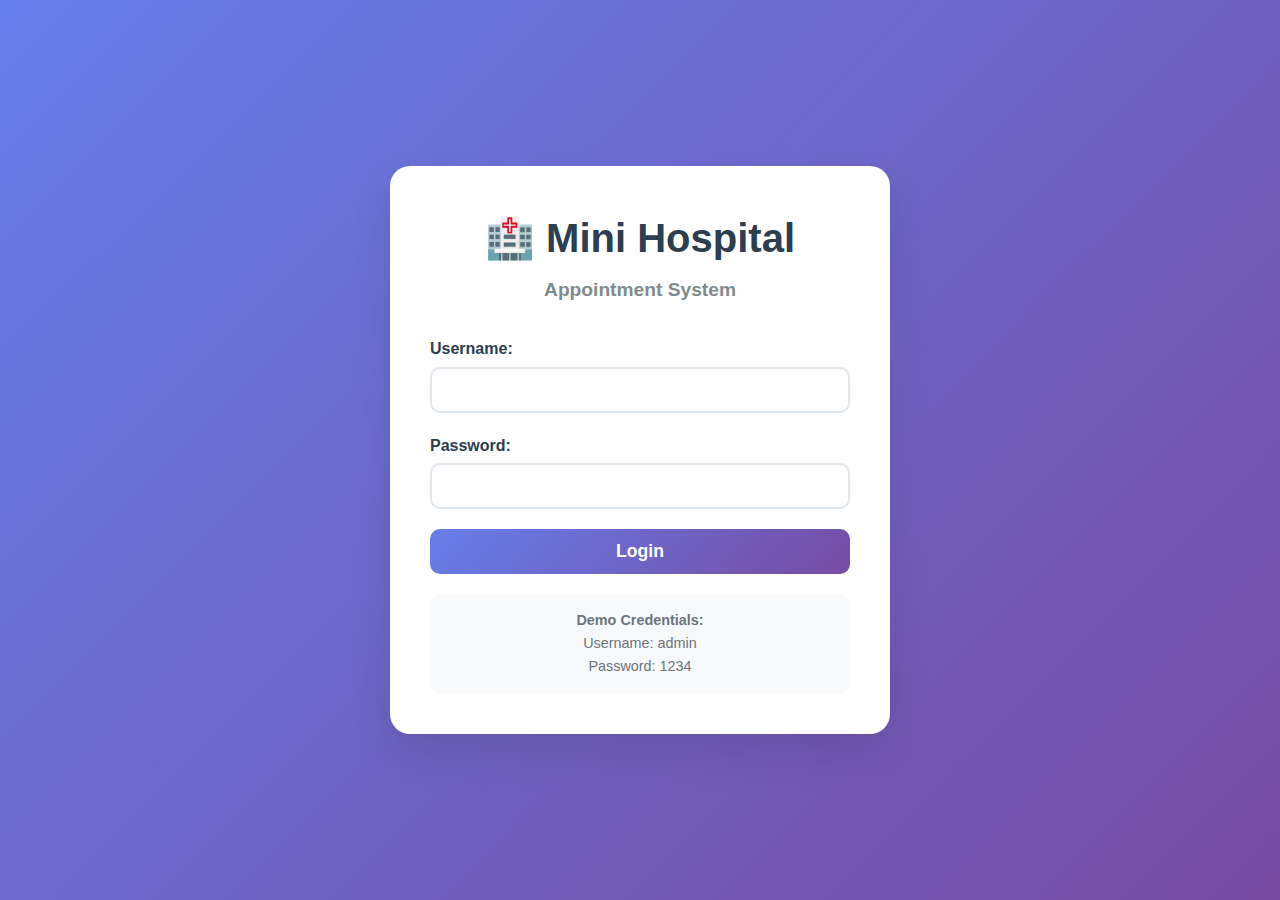
<file: index.html>
<!DOCTYPE html>
<html lang="en">
<head>
    <meta charset="UTF-8">
    <meta name="viewport" content="width=device-width, initial-scale=1.0">
    <title>Login - Mini Hospital Appointment System</title>
    <link rel="stylesheet" href="style.css">
</head>
<body>
    <div class="login-container">
        <div class="login-card">
            <!-- Hospital Logo/Header -->
            <div class="hospital-header">
                <h1>🏥 Mini Hospital</h1>
                <h2>Appointment System</h2>
            </div>
            
            <!-- Login Form -->
            <form id="loginForm" class="login-form">
                <div class="form-group">
                    <label for="username">Username:</label>
                    <input type="text" id="username" name="username" required>
                </div>
                
                <div class="form-group">
                    <label for="password">Password:</label>
                    <input type="password" id="password" name="password" required>
                </div>
                
                <button type="submit" class="login-btn">Login</button>
            </form>
            
            <!-- Login Instructions -->
            <div class="login-info">
                <p><strong>Demo Credentials:</strong></p>
                <p>Username: admin</p>
                <p>Password: 1234</p>
            </div>
        </div>
    </div>

    <script>
        // Login form validation and redirection
        document.getElementById('loginForm').addEventListener('submit', function(e) {
            e.preventDefault(); // Prevent form submission
            
            // Get form values
            const username = document.getElementById('username').value;
            const password = document.getElementById('password').value;
            
            // Check credentials
            if (username === 'admin' && password === '1234') {
                alert('Login successful!');
                // Redirect to home page
                window.location.href = 'home.html';
            } else {
                alert('Invalid username or password.');
            }
        });
    </script>
</body>
</html>
</file>
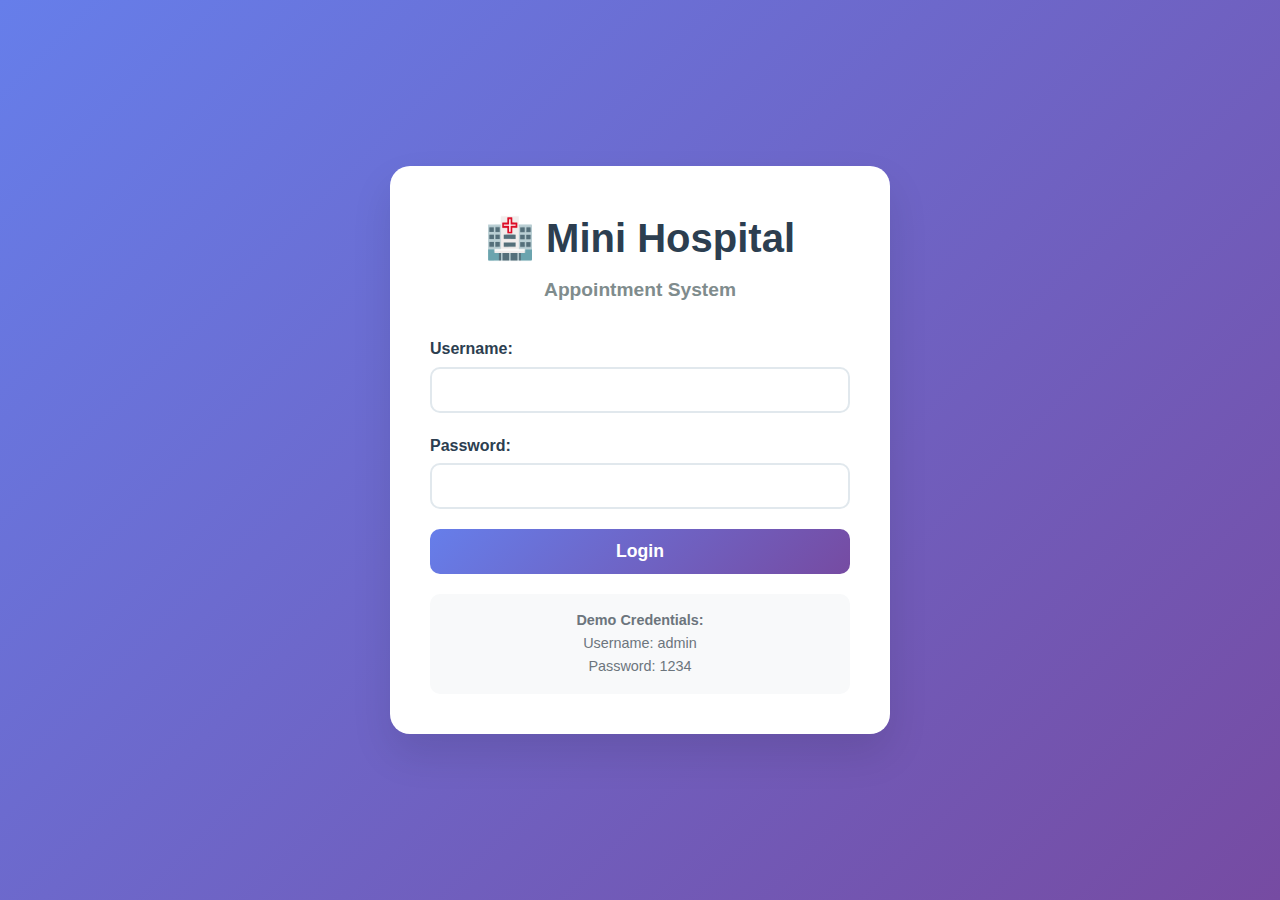
<file: admin-dashboard.html>
<!DOCTYPE html>
<html lang="en">
  <head>
    <meta charset="UTF-8" />
    <meta name="viewport" content="width=device-width, initial-scale=1.0" />
    <title>Admin Dashboard - Mini Hospital Appointment System</title>
    <link rel="stylesheet" href="style.css" />
  </head>
  <body>
    <!-- Navigation Bar -->
    <nav class="navbar">
      <div class="nav-container">
        <div class="nav-logo">
          <h2>🏥 Mini Hospital - Admin Portal</h2>
        </div>
        <ul class="nav-menu">
          <li class="nav-item">
            <a href="admin-dashboard.html" class="nav-link active">Dashboard</a>
          </li>
          <li class="nav-item">
            <a href="doctors.html" class="nav-link">Manage Doctors</a>
          </li>
          <li class="nav-item">
            <a href="patients.html" class="nav-link">Manage Patients</a>
          </li>
          <li class="nav-item">
            <a href="appointments.html" class="nav-link">Manage Appointments</a>
          </li>
          <li class="nav-item">
            <a href="admin-users.html" class="nav-link">Manage Users</a>
          </li>
          <li class="nav-item">
            <a href="index.html" class="nav-link logout">Logout</a>
          </li>
        </ul>
      </div>
    </nav>

    <!-- Main Content -->
    <main class="main-content">
      <div class="container">
        <div class="welcome-section">
          <h1>Admin Dashboard</h1>
          <p class="welcome-description">
            Complete system management and oversight for the hospital
            appointment system.
          </p>
        </div>

        <!-- Quick Stats Cards -->
        <div class="stats-grid">
          <div class="stat-card">
            <h3>👥 Total Users</h3>
            <p id="totalUsersCount">0 Users</p>
            <a href="admin-users.html" class="card-link">Manage Users</a>
          </div>
          <div class="stat-card">
            <h3>👨‍⚕️ Doctors</h3>
            <p id="doctorsCount">0 Doctors</p>
            <a href="doctors.html" class="card-link">Manage Doctors</a>
          </div>
          <div class="stat-card">
            <h3>🧍 Patients</h3>
            <p id="patientsCount">0 Patients</p>
            <a href="patients.html" class="card-link">Manage Patients</a>
          </div>
          <div class="stat-card">
            <h3>📅 Appointments</h3>
            <p id="appointmentsCount">0 Appointments</p>
            <a href="appointments.html" class="card-link"
              >Manage Appointments</a
            >
          </div>
        </div>

        <!-- System Overview -->
        <div class="overview-section">
          <h2>System Overview</h2>
          <div class="overview-grid">
            <div class="overview-card">
              <h3>Recent Users</h3>
              <div id="recentUsersList" class="users-list">
                <!-- Recent users will be loaded here -->
              </div>
            </div>
            <div class="overview-card">
              <h3>Today's Appointments</h3>
              <div id="todayAppointmentsList" class="appointments-list">
                <!-- Today's appointments will be loaded here -->
              </div>
            </div>
          </div>
        </div>

        <!-- Quick Actions -->
        <div class="quick-actions">
          <h2>Quick Actions</h2>
          <div class="action-buttons">
            <a href="doctors.html" class="action-btn primary">Add Doctor</a>
            <a href="patients.html" class="action-btn secondary">Add Patient</a>
            <a href="appointments.html" class="action-btn secondary"
              >Book Appointment</a
            >
            <button onclick="clearAllData()" class="action-btn danger">
              Clear All Data
            </button>
          </div>
        </div>
      </div>
    </main>

    <script>
      // Check if user is logged in as admin
      document.addEventListener("DOMContentLoaded", function () {
        const currentUser = JSON.parse(localStorage.getItem("currentUser"));

        if (!currentUser || currentUser.userType !== "admin") {
          alert("Access denied. Admin privileges required.");
          window.location.href = "index.html";
          return;
        }

        // Set active navigation
        setActiveNavigation();
        loadDashboardData();
      });

      function setActiveNavigation() {
        // Remove active class from all nav links
        document.querySelectorAll(".nav-link").forEach((link) => {
          link.classList.remove("active");
        });

        // Add active class to current page
        const currentPage = window.location.pathname.split("/").pop();
        const navLinks = document.querySelectorAll(".nav-link");
        navLinks.forEach((link) => {
          if (link.getAttribute("href") === currentPage) {
            link.classList.add("active");
          }
        });
      }

      function loadDashboardData() {
        loadTotalUsers();
        loadDoctorsCount();
        loadPatientsCount();
        loadAppointmentsCount();
        loadRecentUsers();
        loadTodayAppointments();
      }

      function loadTotalUsers() {
        const users = JSON.parse(localStorage.getItem("users")) || [];
        document.getElementById(
          "totalUsersCount"
        ).textContent = `${users.length} Users`;
      }

      function loadDoctorsCount() {
        const doctors = JSON.parse(localStorage.getItem("doctors")) || [];
        document.getElementById(
          "doctorsCount"
        ).textContent = `${doctors.length} Doctors`;
      }

      function loadPatientsCount() {
        const patients = JSON.parse(localStorage.getItem("patients")) || [];
        document.getElementById(
          "patientsCount"
        ).textContent = `${patients.length} Patients`;
      }

      function loadAppointmentsCount() {
        const appointments =
          JSON.parse(localStorage.getItem("appointments")) || [];
        document.getElementById(
          "appointmentsCount"
        ).textContent = `${appointments.length} Appointments`;
      }

      function loadRecentUsers() {
        const users = JSON.parse(localStorage.getItem("users")) || [];
        const recentUsers = users.slice(-5).reverse();
        const recentUsersList = document.getElementById("recentUsersList");

        if (recentUsers.length === 0) {
          recentUsersList.innerHTML =
            '<p class="no-data">No users registered yet.</p>';
        } else {
          recentUsersList.innerHTML = recentUsers
            .map(
              (user) => `
                    <div class="user-item">
                        <strong>${user.fullName}</strong>
                        <span class="user-type">${user.userType}</span>
                        <small>${user.dateRegistered}</small>
                    </div>
                `
            )
            .join("");
        }
      }

      function loadTodayAppointments() {
        const appointments =
          JSON.parse(localStorage.getItem("appointments")) || [];
        const today = new Date().toISOString().split("T")[0];
        const todayAppointments = appointments.filter(
          (apt) => apt.date === today
        );
        const todayList = document.getElementById("todayAppointmentsList");

        if (todayAppointments.length === 0) {
          todayList.innerHTML = '<p class="no-data">No appointments today.</p>';
        } else {
          todayList.innerHTML = todayAppointments
            .map(
              (appointment) => `
                    <div class="appointment-item">
                        <strong>${appointment.patient}</strong>
                        <span>with ${appointment.doctor}</span>
                        <small>${appointment.time}</small>
                    </div>
                `
            )
            .join("");
        }
      }

      function clearAllData() {
        if (
          confirm(
            "Are you sure you want to clear ALL data? This action cannot be undone!"
          )
        ) {
          if (
            confirm(
              "This will delete ALL users, doctors, patients, and appointments. Are you absolutely sure?"
            )
          ) {
            localStorage.removeItem("users");
            localStorage.removeItem("doctors");
            localStorage.removeItem("patients");
            localStorage.removeItem("appointments");
            localStorage.removeItem("currentUser");
            localStorage.removeItem("isLoggedIn");

            alert(
              "All data has been cleared. You will be redirected to the login page."
            );
            window.location.href = "index.html";
          }
        }
      }
    </script>
  </body>
</html>
</file>
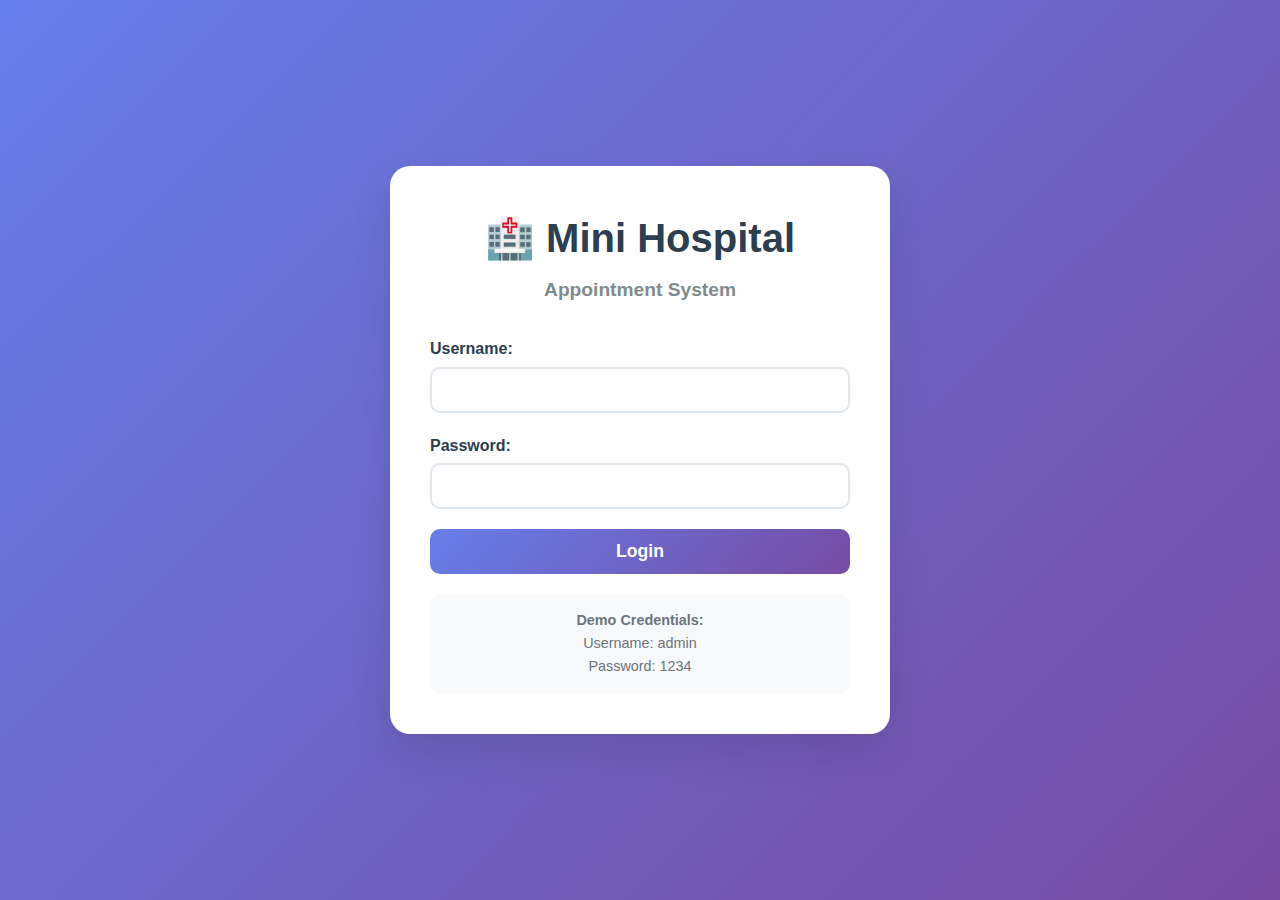
<file: admin-users.html>
<!DOCTYPE html>
<html lang="en">
  <head>
    <meta charset="UTF-8" />
    <meta name="viewport" content="width=device-width, initial-scale=1.0" />
    <title>Manage Users - Admin Portal</title>
    <link rel="stylesheet" href="style.css" />
  </head>
  <body>
    <!-- Navigation Bar -->
    <nav class="navbar">
      <div class="nav-container">
        <div class="nav-logo">
          <h2>🏥 Mini Hospital - Admin Portal</h2>
        </div>
        <ul class="nav-menu">
          <li class="nav-item">
            <a href="admin-dashboard.html" class="nav-link">Dashboard</a>
          </li>
          <li class="nav-item">
            <a href="doctors.html" class="nav-link">Manage Doctors</a>
          </li>
          <li class="nav-item">
            <a href="patients.html" class="nav-link">Manage Patients</a>
          </li>
          <li class="nav-item">
            <a href="appointments.html" class="nav-link">Manage Appointments</a>
          </li>
          <li class="nav-item">
            <a href="admin-users.html" class="nav-link active">Manage Users</a>
          </li>
          <li class="nav-item">
            <a href="index.html" class="nav-link logout">Logout</a>
          </li>
        </ul>
      </div>
    </nav>

    <!-- Main Content -->
    <main class="main-content">
      <div class="container">
        <div class="page-header">
          <h1>User Management</h1>
          <p>Manage all system users and their accounts</p>
        </div>

        <!-- Filter Options -->
        <div class="filter-section">
          <div class="filter-options">
            <button id="allUsersBtn" class="filter-btn active">
              All Users
            </button>
            <button id="doctorsBtn" class="filter-btn">Doctors</button>
            <button id="patientsBtn" class="filter-btn">Patients</button>
          </div>
          <div class="search-container">
            <input
              type="text"
              id="userSearch"
              placeholder="Search users..."
              class="search-input"
            />
          </div>
        </div>

        <!-- Users List -->
        <div class="users-section">
          <div class="section-header">
            <h2>System Users</h2>
            <div class="user-stats">
              <span id="userCount">0 users</span>
            </div>
          </div>

          <div id="usersList" class="users-list">
            <!-- Users will be dynamically loaded here -->
          </div>

          <div
            id="noUsersMessage"
            class="no-data-message"
            style="display: none"
          >
            <p>No users found.</p>
          </div>
        </div>
      </div>
    </main>

    <script>
      let currentFilter = "all";
      let allUsers = [];

      // Check if user is logged in as admin
      document.addEventListener("DOMContentLoaded", function () {
        const currentUser = JSON.parse(localStorage.getItem("currentUser"));

        if (!currentUser || currentUser.userType !== "admin") {
          alert("Access denied. Admin privileges required.");
          window.location.href = "index.html";
          return;
        }

        // Set active navigation
        setActiveNavigation();
        loadUsers();

        // Filter buttons
        document
          .getElementById("allUsersBtn")
          .addEventListener("click", () => setFilter("all"));
        document
          .getElementById("doctorsBtn")
          .addEventListener("click", () => setFilter("doctor"));
        document
          .getElementById("patientsBtn")
          .addEventListener("click", () => setFilter("patient"));

        // Search functionality
        document
          .getElementById("userSearch")
          .addEventListener("input", function () {
            filterUsers();
          });
      });

      function setActiveNavigation() {
        // Remove active class from all nav links
        document.querySelectorAll(".nav-link").forEach((link) => {
          link.classList.remove("active");
        });

        // Add active class to current page
        const currentPage = window.location.pathname.split("/").pop();
        const navLinks = document.querySelectorAll(".nav-link");
        navLinks.forEach((link) => {
          if (link.getAttribute("href") === currentPage) {
            link.classList.add("active");
          }
        });
      }

      function loadUsers() {
        allUsers = JSON.parse(localStorage.getItem("users")) || [];
        displayUsers(allUsers);
      }

      function setFilter(filter) {
        currentFilter = filter;

        // Update active button
        document
          .querySelectorAll(".filter-btn")
          .forEach((btn) => btn.classList.remove("active"));
        document
          .getElementById(filter + "UsersBtn" || filter + "Btn")
          .classList.add("active");

        filterUsers();
      }

      function filterUsers() {
        let filteredUsers = [...allUsers];
        const searchTerm = document
          .getElementById("userSearch")
          .value.toLowerCase();

        // Apply type filter
        if (currentFilter !== "all") {
          filteredUsers = filteredUsers.filter(
            (user) => user.userType === currentFilter
          );
        }

        // Apply search filter
        if (searchTerm) {
          filteredUsers = filteredUsers.filter(
            (user) =>
              user.fullName.toLowerCase().includes(searchTerm) ||
              user.email.toLowerCase().includes(searchTerm)
          );
        }

        displayUsers(filteredUsers);
      }

      function displayUsers(users) {
        const usersList = document.getElementById("usersList");
        const noUsersMsg = document.getElementById("noUsersMessage");
        const userCount = document.getElementById("userCount");

        userCount.textContent = `${users.length} users`;

        if (users.length === 0) {
          usersList.innerHTML = "";
          noUsersMsg.style.display = "block";
        } else {
          noUsersMsg.style.display = "none";
          usersList.innerHTML = users
            .map(
              (user) => `
                    <div class="user-card">
                        <div class="user-info">
                            <h3>${user.fullName}</h3>
                            <p><strong>Email:</strong> ${user.email}</p>
                            <p><strong>Phone:</strong> ${user.phone}</p>
                            <p><strong>Type:</strong> <span class="user-type-badge ${
                              user.userType
                            }">${user.userType}</span></p>
                            <p><strong>Registered:</strong> ${
                              user.dateRegistered
                            }</p>
                            ${
                              user.specialty
                                ? `<p><strong>Specialty:</strong> ${user.specialty}</p>`
                                : ""
                            }
                            ${
                              user.age
                                ? `<p><strong>Age:</strong> ${user.age}</p>`
                                : ""
                            }
                        </div>
                        <div class="user-actions">
                            <button onclick="viewUserDetails(${
                              user.id
                            })" class="edit-btn">View Details</button>
                            <button onclick="deleteUser(${
                              user.id
                            })" class="delete-btn">Delete User</button>
                        </div>
                    </div>
                `
            )
            .join("");
        }
      }

      function viewUserDetails(userId) {
        const user = allUsers.find((u) => u.id === userId);
        if (user) {
          let details = `User Details:\n\n`;
          details += `Name: ${user.fullName}\n`;
          details += `Email: ${user.email}\n`;
          details += `Phone: ${user.phone}\n`;
          details += `Type: ${user.userType}\n`;
          details += `Registered: ${user.dateRegistered}\n`;
          if (user.specialty) details += `Specialty: ${user.specialty}\n`;
          if (user.licenseNumber) details += `License: ${user.licenseNumber}\n`;
          if (user.age) details += `Age: ${user.age}\n`;
          if (user.medicalHistory)
            details += `Medical History: ${user.medicalHistory}\n`;

          alert(details);
        }
      }

      function deleteUser(userId) {
        if (
          confirm(
            "Are you sure you want to delete this user? This action cannot be undone."
          )
        ) {
          let users = JSON.parse(localStorage.getItem("users")) || [];
          users = users.filter((u) => u.id !== userId);
          localStorage.setItem("users", JSON.stringify(users));

          loadUsers();
          alert("User deleted successfully!");
        }
      }
    </script>
  </body>
</html>
</file>
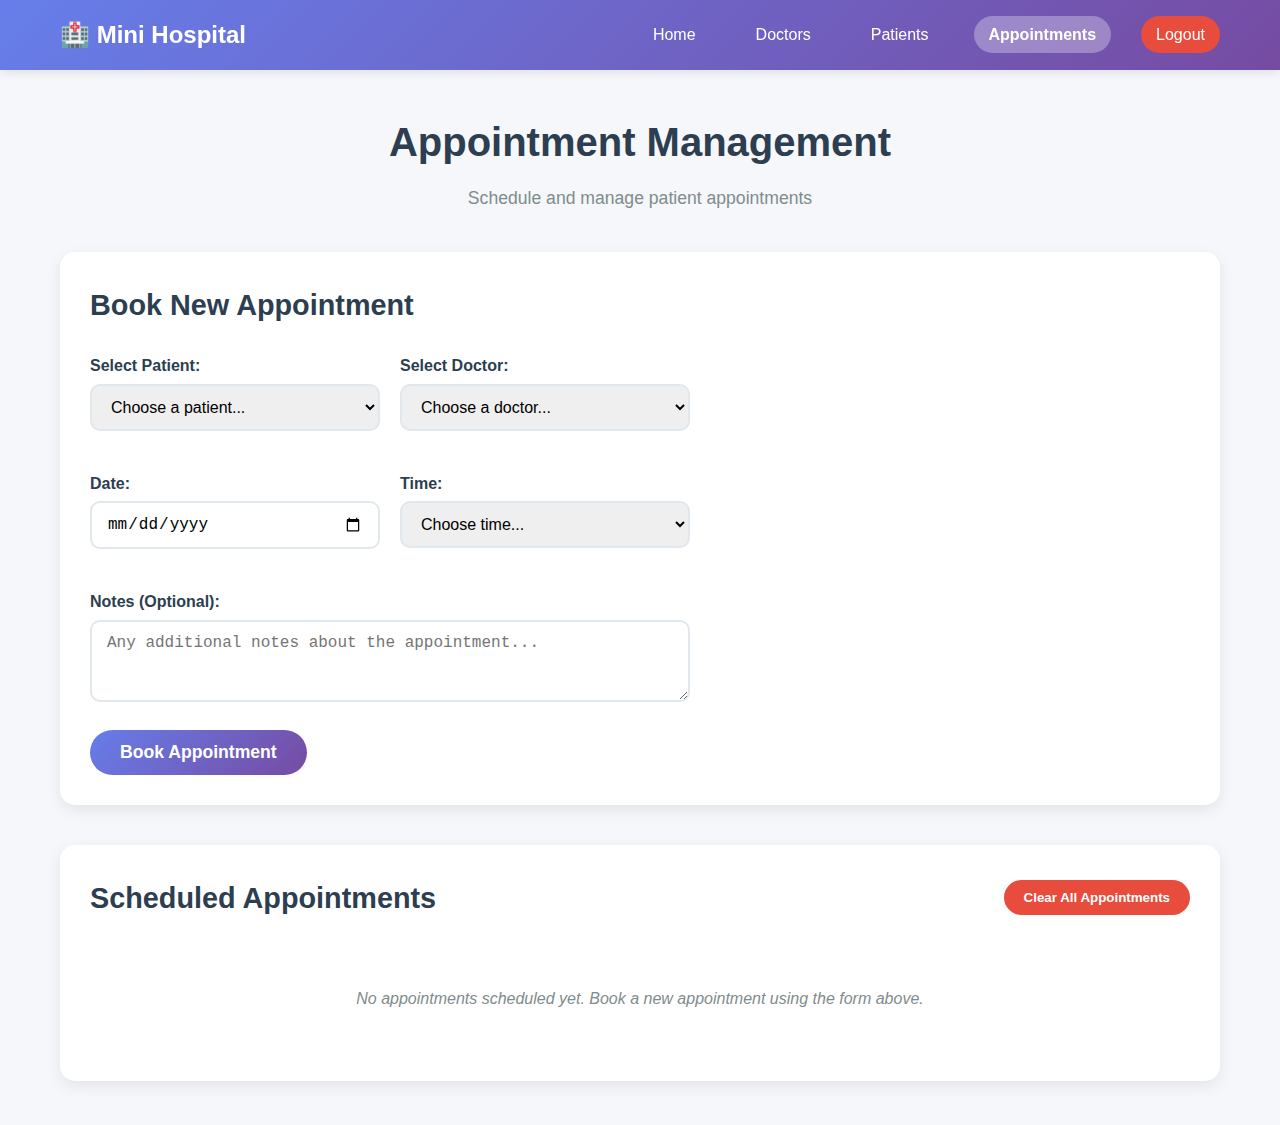
<file: appointments.html>
<!DOCTYPE html>
<html lang="en">
  <head>
    <meta charset="UTF-8" />
    <meta name="viewport" content="width=device-width, initial-scale=1.0" />
    <title>Appointments - Mini Hospital Appointment System</title>
    <link rel="stylesheet" href="style.css" />
  </head>
  <body>
    <!-- Navigation Bar -->
    <nav class="navbar">
      <div class="nav-container">
        <div class="nav-logo">
          <h2>🏥 Mini Hospital</h2>
        </div>
        <ul class="nav-menu">
          <li class="nav-item">
            <a href="home.html" class="nav-link">Home</a>
          </li>
          <li class="nav-item">
            <a href="doctors.html" class="nav-link">Doctors</a>
          </li>
          <li class="nav-item">
            <a href="patients.html" class="nav-link">Patients</a>
          </li>
          <li class="nav-item">
            <a href="appointments.html" class="nav-link active">Appointments</a>
          </li>
          <li class="nav-item">
            <a href="index.html" class="nav-link logout">Logout</a>
          </li>
        </ul>
      </div>
    </nav>

    <!-- Main Content -->
    <main class="main-content">
      <div class="container">
        <div class="page-header">
          <h1>Appointment Management</h1>
          <p>Schedule and manage patient appointments</p>
        </div>

        <!-- Book Appointment Form -->
        <div class="form-section">
          <h2>Book New Appointment</h2>
          <form id="appointmentForm" class="appointment-form">
            <div class="form-row">
              <div class="form-group">
                <label for="appointmentPatient">Select Patient:</label>
                <select
                  id="appointmentPatient"
                  name="appointmentPatient"
                  required
                >
                  <option value="">Choose a patient...</option>
                  <!-- Options will be populated from localStorage -->
                </select>
              </div>
              <div class="form-group">
                <label for="appointmentDoctor">Select Doctor:</label>
                <select
                  id="appointmentDoctor"
                  name="appointmentDoctor"
                  required
                >
                  <option value="">Choose a doctor...</option>
                  <!-- Options will be populated from localStorage -->
                </select>
              </div>
            </div>
            <div class="form-row">
              <div class="form-group">
                <label for="appointmentDate">Date:</label>
                <input
                  type="date"
                  id="appointmentDate"
                  name="appointmentDate"
                  required
                />
              </div>
              <div class="form-group">
                <label for="appointmentTime">Time:</label>
                <select id="appointmentTime" name="appointmentTime" required>
                  <option value="">Choose time...</option>
                  <option value="09:00">9:00 AM</option>
                  <option value="10:00">10:00 AM</option>
                  <option value="11:00">11:00 AM</option>
                  <option value="12:00">12:00 PM</option>
                  <option value="14:00">2:00 PM</option>
                  <option value="15:00">3:00 PM</option>
                  <option value="16:00">4:00 PM</option>
                  <option value="17:00">5:00 PM</option>
                </select>
              </div>
            </div>
            <div class="form-group">
              <label for="appointmentNotes">Notes (Optional):</label>
              <textarea
                id="appointmentNotes"
                name="appointmentNotes"
                rows="3"
                placeholder="Any additional notes about the appointment..."
              ></textarea>
            </div>
            <button type="submit" class="submit-btn">Book Appointment</button>
          </form>
        </div>

        <!-- Appointments List -->
        <div class="appointments-section">
          <div class="section-header">
            <h2>Scheduled Appointments</h2>
            <button id="clearAppointmentsBtn" class="clear-btn">
              Clear All Appointments
            </button>
          </div>

          <div id="appointmentsList" class="appointments-list">
            <!-- Appointments will be dynamically loaded here -->
          </div>

          <div
            id="noAppointmentsMessage"
            class="no-data-message"
            style="display: none"
          >
            <p>
              No appointments scheduled yet. Book a new appointment using the
              form above.
            </p>
          </div>
        </div>
      </div>
    </main>

    <script>
      // Appointment management functionality
      document.addEventListener("DOMContentLoaded", function () {
        loadPatients(); // Load patients for dropdown
        loadDoctors(); // Load doctors for dropdown
        loadAppointments(); // Load existing appointments
        setMinDate(); // Set minimum date to today
      });

      // Handle form submission
      document
        .getElementById("appointmentForm")
        .addEventListener("submit", function (e) {
          e.preventDefault();
          bookAppointment();
        });

      // Handle clear all appointments button
      document
        .getElementById("clearAppointmentsBtn")
        .addEventListener("click", function () {
          if (
            confirm(
              "Are you sure you want to clear all appointments? This action cannot be undone."
            )
          ) {
            clearAllAppointments();
          }
        });

      // Function to load patients into dropdown
      function loadPatients() {
        const patients = JSON.parse(localStorage.getItem("patients")) || [];
        const patientSelect = document.getElementById("appointmentPatient");

        // Clear existing options except the first one
        patientSelect.innerHTML =
          '<option value="">Choose a patient...</option>';

        // Add patient options
        patients.forEach((patient) => {
          const option = document.createElement("option");
          option.value = `${patient.name} (Age: ${patient.age})`;
          option.textContent = `${patient.name} (Age: ${patient.age})`;
          patientSelect.appendChild(option);
        });
      }

      // Function to load doctors into dropdown
      function loadDoctors() {
        const doctors = JSON.parse(localStorage.getItem("doctors")) || [];
        const doctorSelect = document.getElementById("appointmentDoctor");

        // Clear existing options except the first one
        doctorSelect.innerHTML = '<option value="">Choose a doctor...</option>';

        // Add doctor options
        doctors.forEach((doctor) => {
          const option = document.createElement("option");
          option.value = `${doctor.name} - ${doctor.specialty}`;
          option.textContent = `${doctor.name} - ${doctor.specialty}`;
          doctorSelect.appendChild(option);
        });
      }

      // Function to set minimum date to today
      function setMinDate() {
        const today = new Date().toISOString().split("T")[0];
        document.getElementById("appointmentDate").setAttribute("min", today);
      }

      // Function to book a new appointment
      function bookAppointment() {
        // Get form data
        const patient = document.getElementById("appointmentPatient").value;
        const doctor = document.getElementById("appointmentDoctor").value;
        const date = document.getElementById("appointmentDate").value;
        const time = document.getElementById("appointmentTime").value;
        const notes = document.getElementById("appointmentNotes").value;

        // Create appointment object
        const appointment = {
          id: Date.now(), // Simple ID generation using timestamp
          patient: patient,
          doctor: doctor,
          date: date,
          time: time,
          notes: notes,
          dateBooked: new Date().toLocaleDateString(),
        };

        // Get existing appointments from localStorage
        let appointments =
          JSON.parse(localStorage.getItem("appointments")) || [];

        // Add new appointment
        appointments.push(appointment);

        // Save back to localStorage
        localStorage.setItem("appointments", JSON.stringify(appointments));

        // Clear form
        document.getElementById("appointmentForm").reset();

        // Reload appointments list
        loadAppointments();

        // Show success message
        alert("Appointment booked successfully!");
      }

      // Function to load and display appointments
      function loadAppointments() {
        const appointments =
          JSON.parse(localStorage.getItem("appointments")) || [];
        const appointmentsList = document.getElementById("appointmentsList");
        const noAppointmentsMessage = document.getElementById(
          "noAppointmentsMessage"
        );

        if (appointments.length === 0) {
          appointmentsList.innerHTML = "";
          noAppointmentsMessage.style.display = "block";
        } else {
          noAppointmentsMessage.style.display = "none";
          appointmentsList.innerHTML = appointments
            .map(
              (appointment) => `
                    <div class="appointment-card">
                        <div class="appointment-info">
                            <h3>${appointment.patient}</h3>
                            <p><strong>Doctor:</strong> ${
                              appointment.doctor
                            }</p>
                            <p><strong>Date:</strong> ${appointment.date}</p>
                            <p><strong>Time:</strong> ${appointment.time}</p>
                            ${
                              appointment.notes
                                ? `<p><strong>Notes:</strong> ${appointment.notes}</p>`
                                : ""
                            }
                            <p><strong>Booked:</strong> ${
                              appointment.dateBooked
                            }</p>
                        </div>
                        <div class="appointment-actions">
                            <button onclick="deleteAppointment(${
                              appointment.id
                            })" class="delete-btn">Cancel</button>
                        </div>
                    </div>
                `
            )
            .join("");
        }
      }

      // Function to delete a specific appointment
      function deleteAppointment(appointmentId) {
        if (confirm("Are you sure you want to cancel this appointment?")) {
          let appointments =
            JSON.parse(localStorage.getItem("appointments")) || [];
          appointments = appointments.filter(
            (appointment) => appointment.id !== appointmentId
          );
          localStorage.setItem("appointments", JSON.stringify(appointments));
          loadAppointments(); // Reload the list
        }
      }

      // Function to clear all appointments
      function clearAllAppointments() {
        localStorage.removeItem("appointments");
        loadAppointments(); // Reload the list
        alert("All appointments have been cleared.");
      }
    </script>
  </body>
</html>
</file>
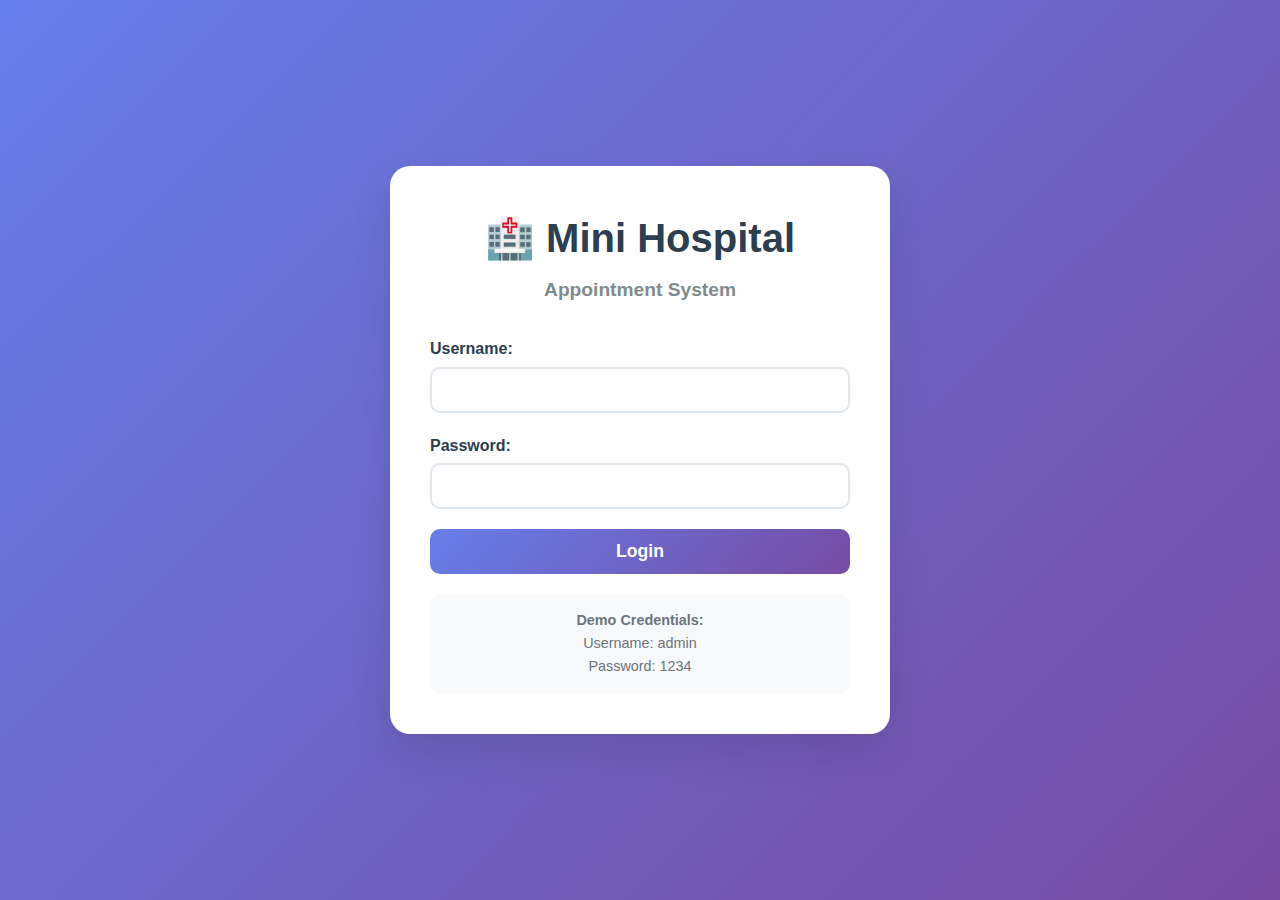
<file: doctor-appointments.html>
<!DOCTYPE html>
<html lang="en">
<head>
    <meta charset="UTF-8">
    <meta name="viewport" content="width=device-width, initial-scale=1.0">
    <title>My Appointments - Doctor Portal</title>
    <link rel="stylesheet" href="style.css">
</head>
<body>
    <!-- Navigation Bar -->
    <nav class="navbar">
        <div class="nav-container">
            <div class="nav-logo">
                <h2>🏥 Mini Hospital - Doctor Portal</h2>
            </div>
            <ul class="nav-menu">
                <li class="nav-item">
                    <a href="doctor-dashboard.html" class="nav-link">Dashboard</a>
                </li>
                <li class="nav-item">
                    <a href="doctor-patients.html" class="nav-link">My Patients</a>
                </li>
                <li class="nav-item">
                    <a href="doctor-appointments.html" class="nav-link active">Appointments</a>
                </li>
                <li class="nav-item">
                    <a href="index.html" class="nav-link logout">Logout</a>
                </li>
            </ul>
        </div>
    </nav>

    <!-- Main Content -->
    <main class="main-content">
        <div class="container">
            <div class="page-header">
                <h1>My Appointments</h1>
                <p>Manage your appointment schedule</p>
            </div>

            <!-- Filter Options -->
            <div class="filter-section">
                <div class="filter-options">
                    <button id="allAppointmentsBtn" class="filter-btn active">All</button>
                    <button id="todayAppointmentsBtn" class="filter-btn">Today</button>
                    <button id="upcomingAppointmentsBtn" class="filter-btn">Upcoming</button>
                </div>
                <div class="search-container">
                    <input type="text" id="appointmentSearch" placeholder="Search appointments..." class="search-input">
                </div>
            </div>

            <!-- Appointments List -->
            <div class="appointments-section">
                <div class="section-header">
                    <h2>Appointment Schedule</h2>
                    <div class="appointment-stats">
                        <span id="appointmentCount">0 appointments</span>
                    </div>
                </div>

                <div id="appointmentsList" class="appointments-list">
                    <!-- Appointments will be dynamically loaded here -->
                </div>

                <div id="noAppointmentsMessage" class="no-data-message" style="display: none;">
                    <p>No appointments found.</p>
                </div>
            </div>
        </div>
    </main>

    <script>
        let currentFilter = 'all';
        let allAppointments = [];

        // Check if user is logged in and is a doctor
        document.addEventListener('DOMContentLoaded', function() {
            const currentUser = JSON.parse(localStorage.getItem('currentUser'));
            
            if (!currentUser || currentUser.userType !== 'doctor') {
                alert('Access denied. Please login as a doctor.');
                window.location.href = 'index.html';
                return;
            }
            
            loadMyAppointments();
            
            // Filter buttons
            document.getElementById('allAppointmentsBtn').addEventListener('click', () => setFilter('all'));
            document.getElementById('todayAppointmentsBtn').addEventListener('click', () => setFilter('today'));
            document.getElementById('upcomingAppointmentsBtn').addEventListener('click', () => setFilter('upcoming'));
            
            // Search functionality
            document.getElementById('appointmentSearch').addEventListener('input', function() {
                filterAppointments();
            });
        });

        function loadMyAppointments() {
            const currentUser = JSON.parse(localStorage.getItem('currentUser'));
            const appointments = JSON.parse(localStorage.getItem('appointments')) || [];
            
            // Get appointments for this doctor
            allAppointments = appointments.filter(appointment => 
                appointment.doctor.includes(currentUser.fullName)
            ).sort((a, b) => new Date(a.date) - new Date(b.date));
            
            displayAppointments(allAppointments);
        }

        function setFilter(filter) {
            currentFilter = filter;
            
            // Update active button
            document.querySelectorAll('.filter-btn').forEach(btn => btn.classList.remove('active'));
            document.getElementById(filter + 'AppointmentsBtn').classList.add('active');
            
            filterAppointments();
        }

        function filterAppointments() {
            let filteredAppointments = [...allAppointments];
            const today = new Date().toISOString().split('T')[0];
            const searchTerm = document.getElementById('appointmentSearch').value.toLowerCase();
            
            // Apply date filter
            switch(currentFilter) {
                case 'today':
                    filteredAppointments = filteredAppointments.filter(apt => apt.date === today);
                    break;
                case 'upcoming':
                    filteredAppointments = filteredAppointments.filter(apt => apt.date >= today);
                    break;
                case 'all':
                default:
                    // No date filtering
                    break;
            }
            
            // Apply search filter
            if (searchTerm) {
                filteredAppointments = filteredAppointments.filter(apt => 
                    apt.patient.toLowerCase().includes(searchTerm) ||
                    apt.notes.toLowerCase().includes(searchTerm)
                );
            }
            
            displayAppointments(filteredAppointments);
        }

        function displayAppointments(appointments) {
            const appointmentsList = document.getElementById('appointmentsList');
            const noAppointmentsMsg = document.getElementById('noAppointmentsMessage');
            const appointmentCount = document.getElementById('appointmentCount');
            
            appointmentCount.textContent = `${appointments.length} appointments`;
            
            if (appointments.length === 0) {
                appointmentsList.innerHTML = '';
                noAppointmentsMsg.style.display = 'block';
            } else {
                noAppointmentsMsg.style.display = 'none';
                appointmentsList.innerHTML = appointments.map(appointment => `
                    <div class="appointment-card">
                        <div class="appointment-info">
                            <h3>${appointment.patient}</h3>
                            <p><strong>Date:</strong> ${appointment.date}</p>
                            <p><strong>Time:</strong> ${appointment.time}</p>
                            ${appointment.notes ? `<p><strong>Notes:</strong> ${appointment.notes}</p>` : ''}
                            <p><strong>Booked:</strong> ${appointment.dateBooked}</p>
                        </div>
                        <div class="appointment-actions">
                            <button onclick="viewAppointmentDetails(${appointment.id})" class="edit-btn">View Details</button>
                            <button onclick="cancelAppointment(${appointment.id})" class="delete-btn">Cancel</button>
                        </div>
                    </div>
                `).join('');
            }
        }

        function viewAppointmentDetails(appointmentId) {
            const appointment = allAppointments.find(apt => apt.id === appointmentId);
            if (appointment) {
                let details = `Appointment Details:\n\n`;
                details += `Patient: ${appointment.patient}\n`;
                details += `Date: ${appointment.date}\n`;
                details += `Time: ${appointment.time}\n`;
                if (appointment.notes) details += `Notes: ${appointment.notes}\n`;
                details += `Booked on: ${appointment.dateBooked}\n`;
                
                alert(details);
            }
        }

        function cancelAppointment(appointmentId) {
            if (confirm('Are you sure you want to cancel this appointment?')) {
                let appointments = JSON.parse(localStorage.getItem('appointments')) || [];
                appointments = appointments.filter(apt => apt.id !== appointmentId);
                localStorage.setItem('appointments', JSON.stringify(appointments));
                
                loadMyAppointments();
                alert('Appointment cancelled successfully!');
            }
        }
    </script>
</body>
</html>
</file>
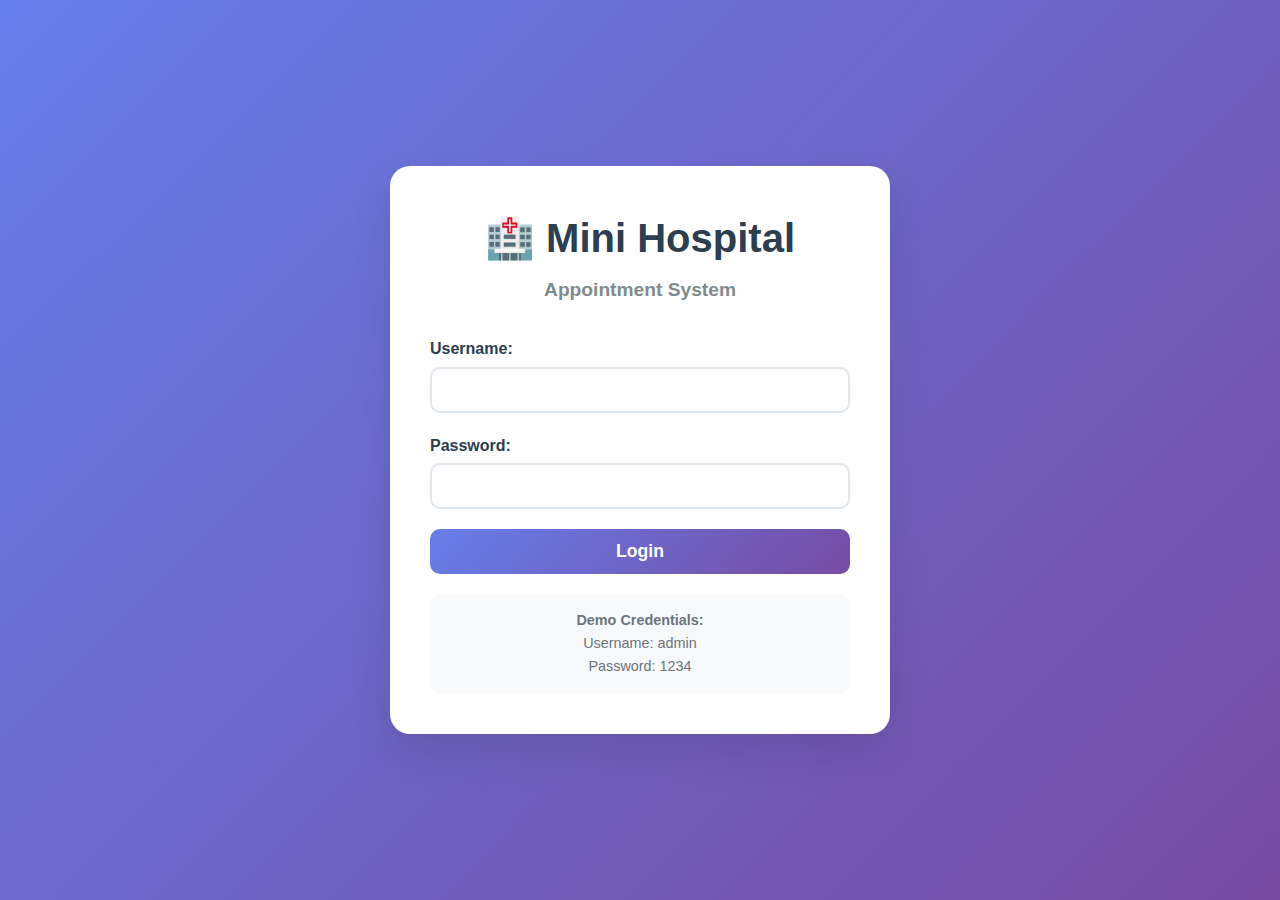
<file: doctor-dashboard.html>
<!DOCTYPE html>
<html lang="en">
<head>
    <meta charset="UTF-8">
    <meta name="viewport" content="width=device-width, initial-scale=1.0">
    <title>Doctor Dashboard - Mini Hospital Appointment System</title>
    <link rel="stylesheet" href="style.css">
</head>
<body>
    <!-- Navigation Bar -->
    <nav class="navbar">
        <div class="nav-container">
            <div class="nav-logo">
                <h2>🏥 Mini Hospital - Doctor Portal</h2>
            </div>
            <ul class="nav-menu">
                <li class="nav-item">
                    <a href="doctor-dashboard.html" class="nav-link active">Dashboard</a>
                </li>
                <li class="nav-item">
                    <a href="doctor-patients.html" class="nav-link">My Patients</a>
                </li>
                <li class="nav-item">
                    <a href="doctor-appointments.html" class="nav-link">Appointments</a>
                </li>
                <li class="nav-item">
                    <a href="index.html" class="nav-link logout">Logout</a>
                </li>
            </ul>
        </div>
    </nav>

    <!-- Main Content -->
    <main class="main-content">
        <div class="container">
            <div class="welcome-section">
                <h1>Welcome, <span id="doctorName">Dr. Sarah Johnson</span></h1>
                <p class="welcome-description">
                    Manage your patients and appointments efficiently with our doctor portal.
                </p>
            </div>

            <!-- Quick Stats Cards -->
            <div class="stats-grid">
                <div class="stat-card">
                    <h3>👥 My Patients</h3>
                    <p id="myPatientsCount">0 Patients</p>
                    <a href="doctor-patients.html" class="card-link">View Patients</a>
                </div>
                <div class="stat-card">
                    <h3>📅 Today's Appointments</h3>
                    <p id="todayAppointmentsCount">0 Appointments</p>
                    <a href="doctor-appointments.html" class="card-link">View Appointments</a>
                </div>
                <div class="stat-card">
                    <h3>📊 Total Appointments</h3>
                    <p id="totalAppointmentsCount">0 Appointments</p>
                    <a href="doctor-appointments.html" class="card-link">Manage Schedule</a>
                </div>
            </div>

            <!-- Today's Appointments -->
            <div class="appointments-section">
                <h2>Today's Appointments</h2>
                <div id="todayAppointmentsList" class="appointments-list">
                    <!-- Today's appointments will be loaded here -->
                </div>
                <div id="noTodayAppointments" class="no-data-message" style="display: none;">
                    <p>No appointments scheduled for today.</p>
                </div>
            </div>

            <!-- Recent Patients -->
            <div class="patients-section">
                <h2>Recent Patients</h2>
                <div id="recentPatientsList" class="patients-list">
                    <!-- Recent patients will be loaded here -->
                </div>
                <div id="noRecentPatients" class="no-data-message" style="display: none;">
                    <p>No patients have been seen recently.</p>
                </div>
            </div>
        </div>
    </main>

    <script>
        // Check if user is logged in and is a doctor
        document.addEventListener('DOMContentLoaded', function() {
            const currentUser = JSON.parse(localStorage.getItem('currentUser'));
            
            if (!currentUser || currentUser.userType !== 'doctor') {
                alert('Access denied. Please login as a doctor.');
                window.location.href = 'index.html';
                return;
            }
            
            // Update doctor name
            document.getElementById('doctorName').textContent = currentUser.fullName;
            
            // Load dashboard data
            loadDashboardData();
        });

        function loadDashboardData() {
            loadMyPatients();
            loadTodayAppointments();
            loadTotalAppointments();
            loadRecentPatients();
        }

        function loadMyPatients() {
            const currentUser = JSON.parse(localStorage.getItem('currentUser'));
            const appointments = JSON.parse(localStorage.getItem('appointments')) || [];
            
            // Get unique patients for this doctor
            const myPatients = new Set();
            appointments.forEach(appointment => {
                if (appointment.doctor.includes(currentUser.fullName)) {
                    myPatients.add(appointment.patient);
                }
            });
            
            document.getElementById('myPatientsCount').textContent = `${myPatients.size} Patients`;
        }

        function loadTodayAppointments() {
            const currentUser = JSON.parse(localStorage.getItem('currentUser'));
            const appointments = JSON.parse(localStorage.getItem('appointments')) || [];
            const today = new Date().toISOString().split('T')[0];
            
            const todayAppointments = appointments.filter(appointment => 
                appointment.doctor.includes(currentUser.fullName) && 
                appointment.date === today
            );
            
            document.getElementById('todayAppointmentsCount').textContent = `${todayAppointments.length} Appointments`;
            
            // Display today's appointments
            const todayList = document.getElementById('todayAppointmentsList');
            const noTodayMsg = document.getElementById('noTodayAppointments');
            
            if (todayAppointments.length === 0) {
                todayList.innerHTML = '';
                noTodayMsg.style.display = 'block';
            } else {
                noTodayMsg.style.display = 'none';
                todayList.innerHTML = todayAppointments.map(appointment => `
                    <div class="appointment-card">
                        <div class="appointment-info">
                            <h3>${appointment.patient}</h3>
                            <p><strong>Time:</strong> ${appointment.time}</p>
                            ${appointment.notes ? `<p><strong>Notes:</strong> ${appointment.notes}</p>` : ''}
                        </div>
                    </div>
                `).join('');
            }
        }

        function loadTotalAppointments() {
            const currentUser = JSON.parse(localStorage.getItem('currentUser'));
            const appointments = JSON.parse(localStorage.getItem('appointments')) || [];
            
            const myAppointments = appointments.filter(appointment => 
                appointment.doctor.includes(currentUser.fullName)
            );
            
            document.getElementById('totalAppointmentsCount').textContent = `${myAppointments.length} Appointments`;
        }

        function loadRecentPatients() {
            const currentUser = JSON.parse(localStorage.getItem('currentUser'));
            const appointments = JSON.parse(localStorage.getItem('appointments')) || [];
            
            // Get recent patients (last 5 unique patients)
            const recentPatients = new Set();
            const sortedAppointments = appointments
                .filter(appointment => appointment.doctor.includes(currentUser.fullName))
                .sort((a, b) => new Date(b.date) - new Date(a.date));
            
            sortedAppointments.forEach(appointment => {
                if (recentPatients.size < 5) {
                    recentPatients.add(appointment.patient);
                }
            });
            
            const recentList = document.getElementById('recentPatientsList');
            const noRecentMsg = document.getElementById('noRecentPatients');
            
            if (recentPatients.size === 0) {
                recentList.innerHTML = '';
                noRecentMsg.style.display = 'block';
            } else {
                noRecentMsg.style.display = 'none';
                recentList.innerHTML = Array.from(recentPatients).map(patient => `
                    <div class="patient-card">
                        <div class="patient-info">
                            <h3>${patient}</h3>
                            <p>Recent patient</p>
                        </div>
                    </div>
                `).join('');
            }
        }
    </script>
</body>
</html>
</file>
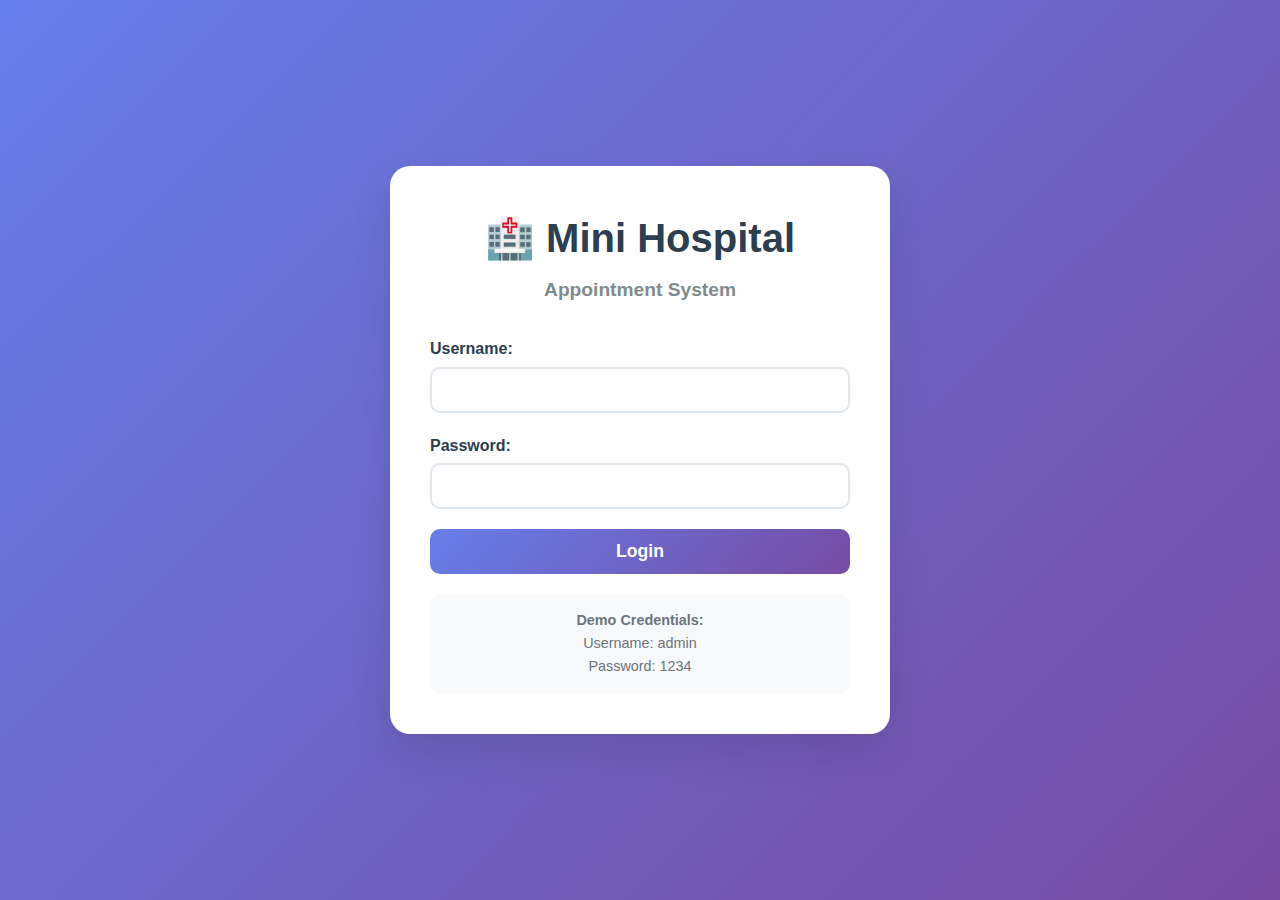
<file: doctor-patients.html>
<!DOCTYPE html>
<html lang="en">
<head>
    <meta charset="UTF-8">
    <meta name="viewport" content="width=device-width, initial-scale=1.0">
    <title>My Patients - Doctor Portal</title>
    <link rel="stylesheet" href="style.css">
</head>
<body>
    <!-- Navigation Bar -->
    <nav class="navbar">
        <div class="nav-container">
            <div class="nav-logo">
                <h2>🏥 Mini Hospital - Doctor Portal</h2>
            </div>
            <ul class="nav-menu">
                <li class="nav-item">
                    <a href="doctor-dashboard.html" class="nav-link">Dashboard</a>
                </li>
                <li class="nav-item">
                    <a href="doctor-patients.html" class="nav-link active">My Patients</a>
                </li>
                <li class="nav-item">
                    <a href="doctor-appointments.html" class="nav-link">Appointments</a>
                </li>
                <li class="nav-item">
                    <a href="index.html" class="nav-link logout">Logout</a>
                </li>
            </ul>
        </div>
    </nav>

    <!-- Main Content -->
    <main class="main-content">
        <div class="container">
            <div class="page-header">
                <h1>My Patients</h1>
                <p>View and manage your patient records</p>
            </div>

            <!-- Patients List -->
            <div class="patients-section">
                <div class="section-header">
                    <h2>Patient Records</h2>
                    <div class="search-container">
                        <input type="text" id="patientSearch" placeholder="Search patients..." class="search-input">
                    </div>
                </div>

                <div id="patientsList" class="patients-list">
                    <!-- Patients will be dynamically loaded here -->
                </div>

                <div id="noPatientsMessage" class="no-data-message" style="display: none;">
                    <p>No patients found. Patients will appear here once they book appointments with you.</p>
                </div>
            </div>
        </div>
    </main>

    <script>
        // Check if user is logged in and is a doctor
        document.addEventListener('DOMContentLoaded', function() {
            const currentUser = JSON.parse(localStorage.getItem('currentUser'));
            
            if (!currentUser || currentUser.userType !== 'doctor') {
                alert('Access denied. Please login as a doctor.');
                window.location.href = 'index.html';
                return;
            }
            
            loadMyPatients();
            
            // Search functionality
            document.getElementById('patientSearch').addEventListener('input', function() {
                filterPatients(this.value);
            });
        });

        function loadMyPatients() {
            const currentUser = JSON.parse(localStorage.getItem('currentUser'));
            const appointments = JSON.parse(localStorage.getItem('appointments')) || [];
            
            // Get unique patients for this doctor
            const myPatients = new Map();
            appointments.forEach(appointment => {
                if (appointment.doctor.includes(currentUser.fullName)) {
                    const patientName = appointment.patient.split(' (Age:')[0]; // Extract just the name
                    if (!myPatients.has(patientName)) {
                        myPatients.set(patientName, {
                            name: patientName,
                            lastAppointment: appointment.date,
                            totalAppointments: 0,
                            appointments: []
                        });
                    }
                    myPatients.get(patientName).totalAppointments++;
                    myPatients.get(patientName).appointments.push(appointment);
                }
            });
            
            const patientsList = document.getElementById('patientsList');
            const noPatientsMsg = document.getElementById('noPatientsMessage');
            
            if (myPatients.size === 0) {
                patientsList.innerHTML = '';
                noPatientsMsg.style.display = 'block';
            } else {
                noPatientsMsg.style.display = 'none';
                const patientsArray = Array.from(myPatients.values());
                patientsArray.sort((a, b) => new Date(b.lastAppointment) - new Date(a.lastAppointment));
                
                patientsList.innerHTML = patientsArray.map(patient => `
                    <div class="patient-card" data-patient-name="${patient.name}">
                        <div class="patient-info">
                            <h3>${patient.name}</h3>
                            <p><strong>Total Appointments:</strong> ${patient.totalAppointments}</p>
                            <p><strong>Last Visit:</strong> ${patient.lastAppointment}</p>
                            <p><strong>Next Appointment:</strong> ${getNextAppointment(patient.appointments)}</p>
                        </div>
                        <div class="patient-actions">
                            <button onclick="viewPatientDetails('${patient.name}')" class="edit-btn">View Details</button>
                        </div>
                    </div>
                `).join('');
            }
        }

        function getNextAppointment(appointments) {
            const today = new Date().toISOString().split('T')[0];
            const upcoming = appointments
                .filter(apt => apt.date >= today)
                .sort((a, b) => new Date(a.date) - new Date(b.date));
            
            return upcoming.length > 0 ? upcoming[0].date : 'None scheduled';
        }

        function filterPatients(searchTerm) {
            const patientCards = document.querySelectorAll('.patient-card');
            const searchLower = searchTerm.toLowerCase();
            
            patientCards.forEach(card => {
                const patientName = card.getAttribute('data-patient-name').toLowerCase();
                if (patientName.includes(searchLower)) {
                    card.style.display = 'flex';
                } else {
                    card.style.display = 'none';
                }
            });
        }

        function viewPatientDetails(patientName) {
            const currentUser = JSON.parse(localStorage.getItem('currentUser'));
            const appointments = JSON.parse(localStorage.getItem('appointments')) || [];
            
            const patientAppointments = appointments.filter(appointment => 
                appointment.doctor.includes(currentUser.fullName) && 
                appointment.patient.includes(patientName)
            );
            
            let details = `Patient: ${patientName}\n\nAppointment History:\n\n`;
            patientAppointments.forEach((apt, index) => {
                details += `${index + 1}. Date: ${apt.date}\n`;
                details += `   Time: ${apt.time}\n`;
                if (apt.notes) details += `   Notes: ${apt.notes}\n`;
                details += '\n';
            });
            
            alert(details);
        }
    </script>
</body>
</html>
</file>
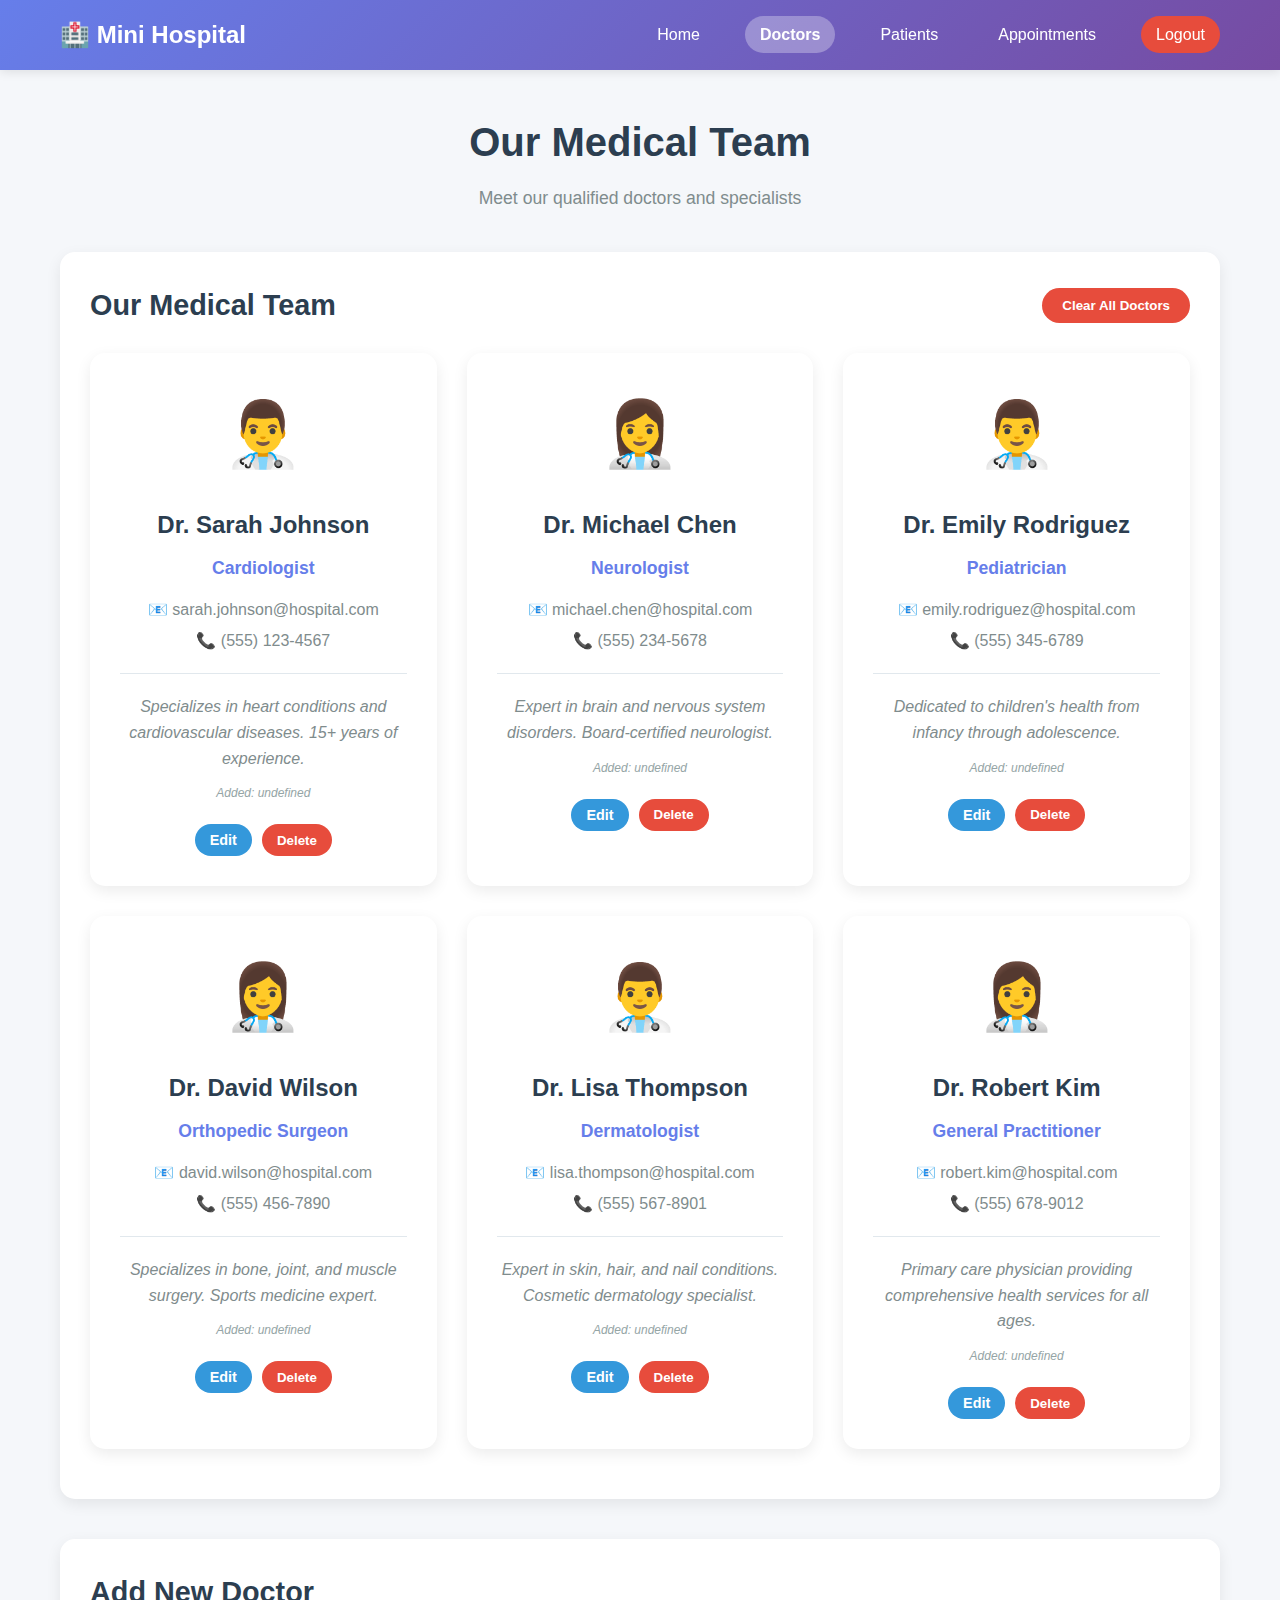
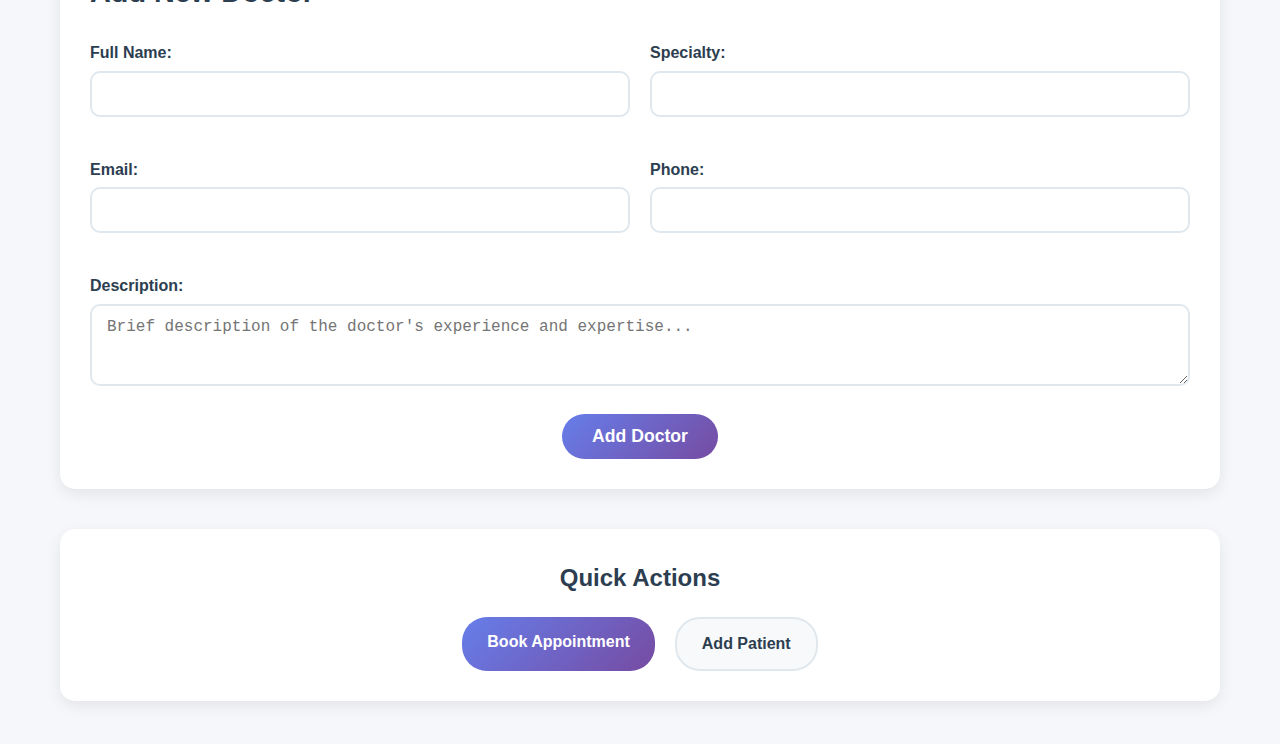
<file: doctors.html>
<!DOCTYPE html>
<html lang="en">
  <head>
    <meta charset="UTF-8" />
    <meta name="viewport" content="width=device-width, initial-scale=1.0" />
    <title>Doctors - Mini Hospital Appointment System</title>
    <link rel="stylesheet" href="style.css" />
  </head>
  <body>
    <!-- Navigation Bar -->
    <nav class="navbar">
      <div class="nav-container">
        <div class="nav-logo">
          <h2>🏥 Mini Hospital</h2>
        </div>
        <ul class="nav-menu">
          <li class="nav-item">
            <a href="home.html" class="nav-link">Home</a>
          </li>
          <li class="nav-item">
            <a href="doctors.html" class="nav-link active">Doctors</a>
          </li>
          <li class="nav-item">
            <a href="patients.html" class="nav-link">Patients</a>
          </li>
          <li class="nav-item">
            <a href="appointments.html" class="nav-link">Appointments</a>
          </li>
          <li class="nav-item">
            <a href="index.html" class="nav-link logout">Logout</a>
          </li>
        </ul>
      </div>
    </nav>

    <!-- Main Content -->
    <main class="main-content">
      <div class="container">
        <div class="page-header">
          <h1>Our Medical Team</h1>
          <p>Meet our qualified doctors and specialists</p>
        </div>

        <!-- Doctors Grid -->
        <div class="doctors-section">
          <div class="section-header">
            <h2>Our Medical Team</h2>
            <button id="clearDoctorsBtn" class="clear-btn">
              Clear All Doctors
            </button>
          </div>

          <div id="doctorsGrid" class="doctors-grid">
            <!-- Doctors will be dynamically loaded here -->
          </div>

          <div
            id="noDoctorsMessage"
            class="no-data-message"
            style="display: none"
          >
            <p>No doctors added yet. Add a new doctor using the form above.</p>
          </div>
        </div>

        <!-- Add Doctor Form -->
        <div class="form-section">
          <h2>Add New Doctor</h2>
          <form id="doctorForm" class="doctor-form">
            <div class="form-row">
              <div class="form-group">
                <label for="doctorName">Full Name:</label>
                <input type="text" id="doctorName" name="doctorName" required />
              </div>
              <div class="form-group">
                <label for="doctorSpecialty">Specialty:</label>
                <input
                  type="text"
                  id="doctorSpecialty"
                  name="doctorSpecialty"
                  required
                />
              </div>
            </div>
            <div class="form-row">
              <div class="form-group">
                <label for="doctorEmail">Email:</label>
                <input
                  type="email"
                  id="doctorEmail"
                  name="doctorEmail"
                  required
                />
              </div>
              <div class="form-group">
                <label for="doctorPhone">Phone:</label>
                <input
                  type="tel"
                  id="doctorPhone"
                  name="doctorPhone"
                  required
                />
              </div>
            </div>
            <div class="form-group">
              <label for="doctorDescription">Description:</label>
              <textarea
                id="doctorDescription"
                name="doctorDescription"
                rows="3"
                placeholder="Brief description of the doctor's experience and expertise..."
              ></textarea>
            </div>
            <div class="form-actions">
              <button type="submit" class="submit-btn">Add Doctor</button>
              <button
                type="button"
                id="cancelEditBtn"
                class="cancel-btn"
                style="display: none"
              >
                Cancel Edit
              </button>
            </div>
          </form>
        </div>

        <!-- Quick Actions -->
        <div class="quick-actions">
          <h2>Quick Actions</h2>
          <div class="action-buttons">
            <a href="appointments.html" class="action-btn primary"
              >Book Appointment</a
            >
            <a href="patients.html" class="action-btn secondary">Add Patient</a>
          </div>
        </div>
      </div>
    </main>

    <script>
      // Global variable to track which doctor is being edited
      let editingDoctorId = null;

      // Doctor management functionality
      document.addEventListener("DOMContentLoaded", function () {
        initializeDoctors(); // Initialize with default doctors if none exist
        loadDoctors(); // Load existing doctors on page load
      });

      // Handle form submission
      document
        .getElementById("doctorForm")
        .addEventListener("submit", function (e) {
          e.preventDefault();
          addDoctor();
        });

      // Handle clear all doctors button
      document
        .getElementById("clearDoctorsBtn")
        .addEventListener("click", function () {
          if (
            confirm(
              "Are you sure you want to clear all doctors? This action cannot be undone."
            )
          ) {
            clearAllDoctors();
          }
        });

      // Handle cancel edit button
      document
        .getElementById("cancelEditBtn")
        .addEventListener("click", function () {
          cancelEdit();
        });

      // Function to initialize with default doctors if none exist
      function initializeDoctors() {
        let doctors = JSON.parse(localStorage.getItem("doctors")) || [];

        // If no doctors exist, add default ones
        if (doctors.length === 0) {
          const defaultDoctors = [
            {
              id: 1,
              name: "Dr. Sarah Johnson",
              specialty: "Cardiologist",
              email: "sarah.johnson@hospital.com",
              phone: "(555) 123-4567",
              description:
                "Specializes in heart conditions and cardiovascular diseases. 15+ years of experience.",
              avatar: "👨‍⚕️",
            },
            {
              id: 2,
              name: "Dr. Michael Chen",
              specialty: "Neurologist",
              email: "michael.chen@hospital.com",
              phone: "(555) 234-5678",
              description:
                "Expert in brain and nervous system disorders. Board-certified neurologist.",
              avatar: "👩‍⚕️",
            },
            {
              id: 3,
              name: "Dr. Emily Rodriguez",
              specialty: "Pediatrician",
              email: "emily.rodriguez@hospital.com",
              phone: "(555) 345-6789",
              description:
                "Dedicated to children's health from infancy through adolescence.",
              avatar: "👨‍⚕️",
            },
            {
              id: 4,
              name: "Dr. David Wilson",
              specialty: "Orthopedic Surgeon",
              email: "david.wilson@hospital.com",
              phone: "(555) 456-7890",
              description:
                "Specializes in bone, joint, and muscle surgery. Sports medicine expert.",
              avatar: "👩‍⚕️",
            },
            {
              id: 5,
              name: "Dr. Lisa Thompson",
              specialty: "Dermatologist",
              email: "lisa.thompson@hospital.com",
              phone: "(555) 567-8901",
              description:
                "Expert in skin, hair, and nail conditions. Cosmetic dermatology specialist.",
              avatar: "👨‍⚕️",
            },
            {
              id: 6,
              name: "Dr. Robert Kim",
              specialty: "General Practitioner",
              email: "robert.kim@hospital.com",
              phone: "(555) 678-9012",
              description:
                "Primary care physician providing comprehensive health services for all ages.",
              avatar: "👩‍⚕️",
            },
          ];

          localStorage.setItem("doctors", JSON.stringify(defaultDoctors));
        }
      }

      // Function to add or update a doctor
      function addDoctor() {
        // Get form data
        const name = document.getElementById("doctorName").value;
        const specialty = document.getElementById("doctorSpecialty").value;
        const email = document.getElementById("doctorEmail").value;
        const phone = document.getElementById("doctorPhone").value;
        const description = document.getElementById("doctorDescription").value;

        // Validate form
        if (!name || !specialty || !email || !phone) {
          alert("Please fill in all required fields.");
          return;
        }

        // Validate email format
        const emailRegex = /^[^\s@]+@[^\s@]+\.[^\s@]+$/;
        if (!emailRegex.test(email)) {
          alert("Please enter a valid email address.");
          return;
        }

        // Get existing doctors from localStorage
        let doctors = JSON.parse(localStorage.getItem("doctors")) || [];

        if (editingDoctorId) {
          // Update existing doctor
          const doctorIndex = doctors.findIndex(
            (d) => d.id === editingDoctorId
          );
          if (doctorIndex !== -1) {
            doctors[doctorIndex] = {
              ...doctors[doctorIndex],
              name: name,
              specialty: specialty,
              email: email,
              phone: phone,
              description: description || "No description provided.",
            };

            // Save back to localStorage
            localStorage.setItem("doctors", JSON.stringify(doctors));

            // Reset edit mode
            editingDoctorId = null;
            document.querySelector(".submit-btn").textContent = "Add Doctor";
            document.getElementById("cancelEditBtn").style.display = "none";

            // Clear form
            document.getElementById("doctorForm").reset();

            // Reload doctors list
            loadDoctors();

            // Show success message
            alert("Doctor updated successfully!");
          }
        } else {
          // Add new doctor
          const doctor = {
            id: Date.now(), // Simple ID generation using timestamp
            name: name,
            specialty: specialty,
            email: email,
            phone: phone,
            description: description || "No description provided.",
            avatar: "👨‍⚕️", // Default avatar
            dateAdded: new Date().toLocaleDateString(),
          };

          // Add new doctor
          doctors.push(doctor);

          // Save back to localStorage
          localStorage.setItem("doctors", JSON.stringify(doctors));

          // Clear form
          document.getElementById("doctorForm").reset();

          // Reload doctors list
          loadDoctors();

          // Show success message
          alert("Doctor added successfully!");
        }
      }

      // Function to load and display doctors
      function loadDoctors() {
        const doctors = JSON.parse(localStorage.getItem("doctors")) || [];
        const doctorsGrid = document.getElementById("doctorsGrid");
        const noDoctorsMessage = document.getElementById("noDoctorsMessage");

        if (doctors.length === 0) {
          doctorsGrid.innerHTML = "";
          noDoctorsMessage.style.display = "block";
        } else {
          noDoctorsMessage.style.display = "none";
          doctorsGrid.innerHTML = doctors
            .map(
              (doctor) => `
                    <div class="doctor-card">
                        <div class="doctor-avatar">${doctor.avatar}</div>
                        <h3>${doctor.name}</h3>
                        <p class="specialty">${doctor.specialty}</p>
                        <p class="contact">📧 ${doctor.email}</p>
                        <p class="contact">📞 ${doctor.phone}</p>
                        <div class="doctor-info">
                            <p>${doctor.description}</p>
                            <p class="date-added"><small>Added: ${doctor.dateAdded}</small></p>
                        </div>
                        <div class="doctor-actions">
                            <button onclick="editDoctor(${doctor.id})" class="edit-btn">Edit</button>
                            <button onclick="deleteDoctor(${doctor.id})" class="delete-btn">Delete</button>
                        </div>
                    </div>
                `
            )
            .join("");
        }
      }

      // Function to delete a specific doctor
      function deleteDoctor(doctorId) {
        if (confirm("Are you sure you want to delete this doctor?")) {
          let doctors = JSON.parse(localStorage.getItem("doctors")) || [];
          doctors = doctors.filter((doctor) => doctor.id !== doctorId);
          localStorage.setItem("doctors", JSON.stringify(doctors));
          loadDoctors(); // Reload the list
          alert("Doctor deleted successfully!");
        }
      }

      // Function to edit a doctor
      function editDoctor(doctorId) {
        const doctors = JSON.parse(localStorage.getItem("doctors")) || [];
        const doctor = doctors.find((d) => d.id === doctorId);

        if (doctor) {
          // Store the ID of the doctor being edited
          editingDoctorId = doctorId;

          // Pre-fill the form fields
          document.getElementById("doctorName").value = doctor.name;
          document.getElementById("doctorSpecialty").value = doctor.specialty;
          document.getElementById("doctorEmail").value = doctor.email;
          document.getElementById("doctorPhone").value = doctor.phone;
          document.getElementById("doctorDescription").value =
            doctor.description;

          // Change button text to indicate edit mode
          document.querySelector(".submit-btn").textContent = "Update Doctor";

          // Show cancel button
          document.getElementById("cancelEditBtn").style.display =
            "inline-block";

          // Scroll smoothly to form
          document
            .getElementById("doctorForm")
            .scrollIntoView({ behavior: "smooth" });
        }
      }

      // Function to cancel edit mode
      function cancelEdit() {
        // Reset edit mode
        editingDoctorId = null;

        // Reset button text
        document.querySelector(".submit-btn").textContent = "Add Doctor";

        // Hide cancel button
        document.getElementById("cancelEditBtn").style.display = "none";

        // Clear form
        document.getElementById("doctorForm").reset();
      }

      // Function to clear all doctors
      function clearAllDoctors() {
        localStorage.removeItem("doctors");
        loadDoctors(); // Reload the list
        alert("All doctors have been cleared.");
      }
    </script>
  </body>
</html>
</file>
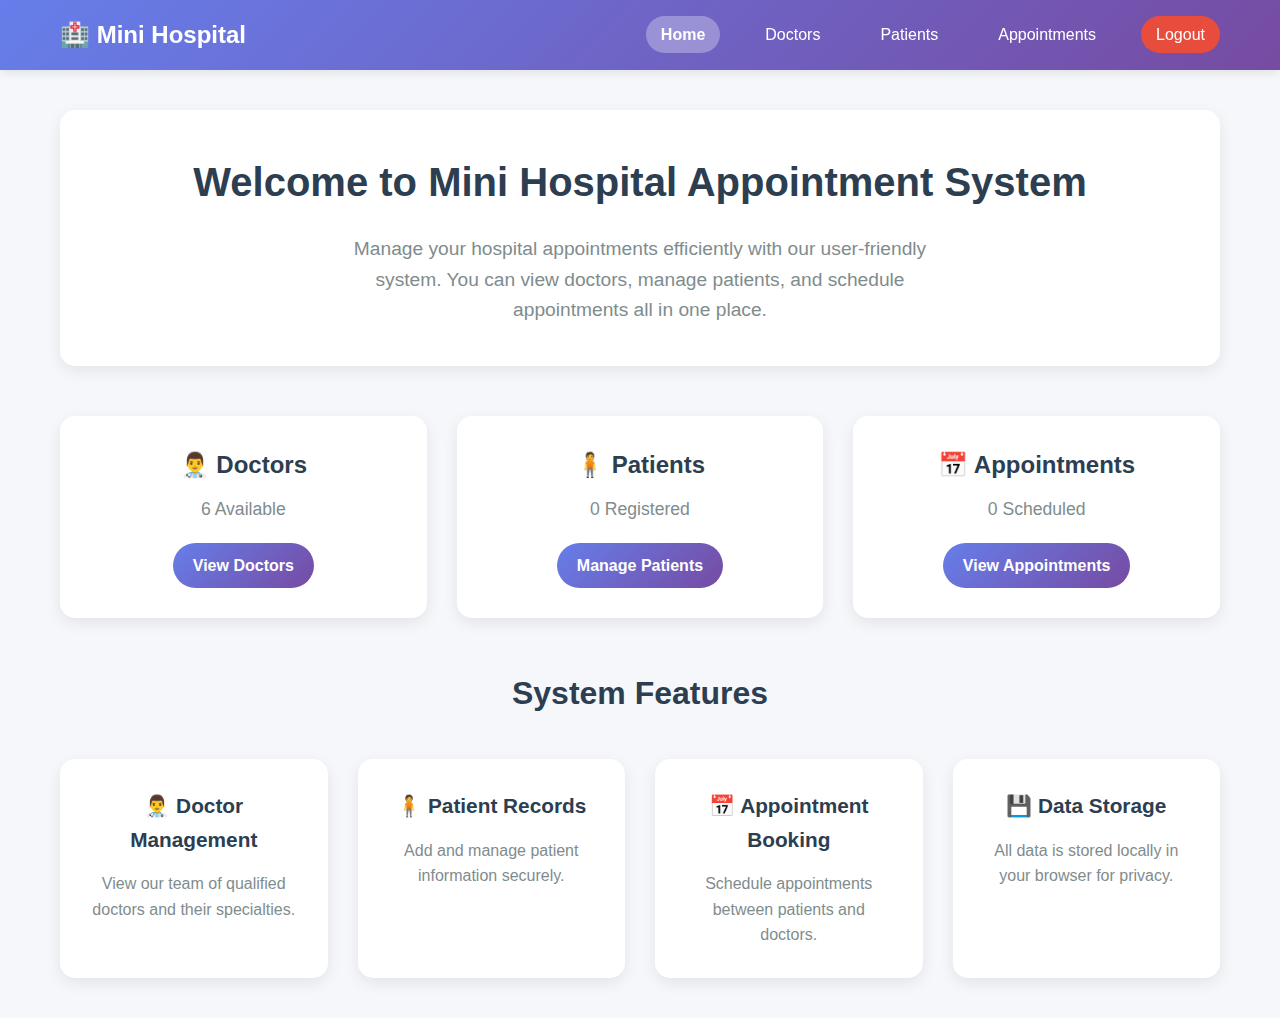
<file: home.html>
<!DOCTYPE html>
<html lang="en">
  <head>
    <meta charset="UTF-8" />
    <meta name="viewport" content="width=device-width, initial-scale=1.0" />
    <title>Home - Mini Hospital Appointment System</title>
    <link rel="stylesheet" href="style.css" />
  </head>
  <body>
    <!-- Navigation Bar -->
    <nav class="navbar">
      <div class="nav-container">
        <div class="nav-logo">
          <h2>🏥 Mini Hospital</h2>
        </div>
        <ul class="nav-menu">
          <li class="nav-item">
            <a href="home.html" class="nav-link active">Home</a>
          </li>
          <li class="nav-item">
            <a href="doctors.html" class="nav-link">Doctors</a>
          </li>
          <li class="nav-item">
            <a href="patients.html" class="nav-link">Patients</a>
          </li>
          <li class="nav-item">
            <a href="appointments.html" class="nav-link">Appointments</a>
          </li>
          <li class="nav-item">
            <a href="index.html" class="nav-link logout">Logout</a>
          </li>
        </ul>
      </div>
    </nav>

    <!-- Main Content -->
    <main class="main-content">
      <div class="container">
        <div class="welcome-section">
          <h1>Welcome to Mini Hospital Appointment System</h1>
          <p class="welcome-description">
            Manage your hospital appointments efficiently with our user-friendly
            system. You can view doctors, manage patients, and schedule
            appointments all in one place.
          </p>
        </div>

        <!-- Quick Stats Cards -->
        <div class="stats-grid">
          <div class="stat-card">
            <h3>👨‍⚕️ Doctors</h3>
            <p id="doctorCount">6 Available</p>
            <a href="doctors.html" class="card-link">View Doctors</a>
          </div>
          <div class="stat-card">
            <h3>🧍 Patients</h3>
            <p id="patientCount">0 Registered</p>
            <a href="patients.html" class="card-link">Manage Patients</a>
          </div>
          <div class="stat-card">
            <h3>📅 Appointments</h3>
            <p id="appointmentCount">0 Scheduled</p>
            <a href="appointments.html" class="card-link">View Appointments</a>
          </div>
        </div>

        <!-- Features Section -->
        <div class="features-section">
          <h2>System Features</h2>
          <div class="features-grid">
            <div class="feature-card">
              <h3>👨‍⚕️ Doctor Management</h3>
              <p>View our team of qualified doctors and their specialties.</p>
            </div>
            <div class="feature-card">
              <h3>🧍 Patient Records</h3>
              <p>Add and manage patient information securely.</p>
            </div>
            <div class="feature-card">
              <h3>📅 Appointment Booking</h3>
              <p>Schedule appointments between patients and doctors.</p>
            </div>
            <div class="feature-card">
              <h3>💾 Data Storage</h3>
              <p>All data is stored locally in your browser for privacy.</p>
            </div>
          </div>
        </div>
      </div>
    </main>

    <script>
      // Update patient and appointment counts on page load
      document.addEventListener("DOMContentLoaded", function () {
        updateStats();
      });

      // Function to update statistics from localStorage
      function updateStats() {
        // Get patient count from localStorage
        const patients = JSON.parse(localStorage.getItem("patients")) || [];
        document.getElementById(
          "patientCount"
        ).textContent = `${patients.length} Registered`;

        // Get appointment count from localStorage
        const appointments =
          JSON.parse(localStorage.getItem("appointments")) || [];
        document.getElementById(
          "appointmentCount"
        ).textContent = `${appointments.length} Scheduled`;

        // Get doctor count from localStorage
        const doctors = JSON.parse(localStorage.getItem("doctors")) || [];
        document.getElementById(
          "doctorCount"
        ).textContent = `${doctors.length} Available`;
      }
    </script>
  </body>
</html>
</file>
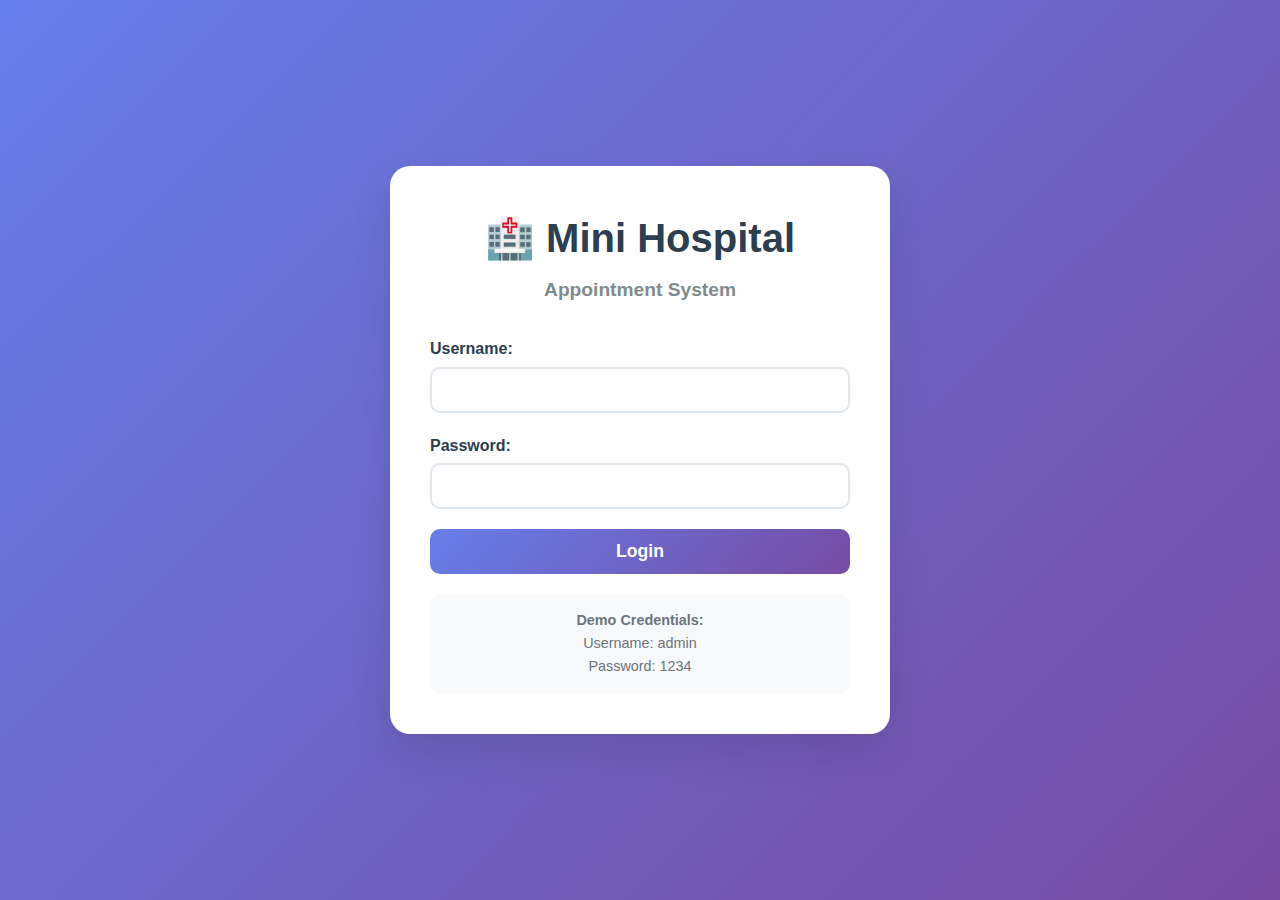
<file: patient-appointments.html>
<!DOCTYPE html>
<html lang="en">
<head>
    <meta charset="UTF-8">
    <meta name="viewport" content="width=device-width, initial-scale=1.0">
    <title>My Appointments - Patient Portal</title>
    <link rel="stylesheet" href="style.css">
</head>
<body>
    <!-- Navigation Bar -->
    <nav class="navbar">
        <div class="nav-container">
            <div class="nav-logo">
                <h2>🏥 Mini Hospital - Patient Portal</h2>
            </div>
            <ul class="nav-menu">
                <li class="nav-item">
                    <a href="patient-dashboard.html" class="nav-link">Dashboard</a>
                </li>
                <li class="nav-item">
                    <a href="patient-appointments.html" class="nav-link active">My Appointments</a>
                </li>
                <li class="nav-item">
                    <a href="patient-book.html" class="nav-link">Book Appointment</a>
                </li>
                <li class="nav-item">
                    <a href="index.html" class="nav-link logout">Logout</a>
                </li>
            </ul>
        </div>
    </nav>

    <!-- Main Content -->
    <main class="main-content">
        <div class="container">
            <div class="page-header">
                <h1>My Appointments</h1>
                <p>View and manage your appointments</p>
            </div>

            <!-- Filter Options -->
            <div class="filter-section">
                <div class="filter-options">
                    <button id="allAppointmentsBtn" class="filter-btn active">All</button>
                    <button id="upcomingAppointmentsBtn" class="filter-btn">Upcoming</button>
                    <button id="pastAppointmentsBtn" class="filter-btn">Past</button>
                </div>
                <div class="search-container">
                    <input type="text" id="appointmentSearch" placeholder="Search appointments..." class="search-input">
                </div>
            </div>

            <!-- Appointments List -->
            <div class="appointments-section">
                <div class="section-header">
                    <h2>Appointment History</h2>
                    <div class="appointment-stats">
                        <span id="appointmentCount">0 appointments</span>
                    </div>
                </div>

                <div id="appointmentsList" class="appointments-list">
                    <!-- Appointments will be dynamically loaded here -->
                </div>

                <div id="noAppointmentsMessage" class="no-data-message" style="display: none;">
                    <p>No appointments found. <a href="patient-book.html">Book your first appointment</a></p>
                </div>
            </div>
        </div>
    </main>

    <script>
        let currentFilter = 'all';
        let allAppointments = [];

        // Check if user is logged in and is a patient
        document.addEventListener('DOMContentLoaded', function() {
            const currentUser = JSON.parse(localStorage.getItem('currentUser'));
            
            if (!currentUser || currentUser.userType !== 'patient') {
                alert('Access denied. Please login as a patient.');
                window.location.href = 'index.html';
                return;
            }
            
            loadMyAppointments();
            
            // Filter buttons
            document.getElementById('allAppointmentsBtn').addEventListener('click', () => setFilter('all'));
            document.getElementById('upcomingAppointmentsBtn').addEventListener('click', () => setFilter('upcoming'));
            document.getElementById('pastAppointmentsBtn').addEventListener('click', () => setFilter('past'));
            
            // Search functionality
            document.getElementById('appointmentSearch').addEventListener('input', function() {
                filterAppointments();
            });
        });

        function loadMyAppointments() {
            const currentUser = JSON.parse(localStorage.getItem('currentUser'));
            const appointments = JSON.parse(localStorage.getItem('appointments')) || [];
            
            // Get appointments for this patient
            allAppointments = appointments.filter(appointment => 
                appointment.patient.includes(currentUser.fullName)
            ).sort((a, b) => new Date(a.date) - new Date(b.date));
            
            displayAppointments(allAppointments);
        }

        function setFilter(filter) {
            currentFilter = filter;
            
            // Update active button
            document.querySelectorAll('.filter-btn').forEach(btn => btn.classList.remove('active'));
            document.getElementById(filter + 'AppointmentsBtn').classList.add('active');
            
            filterAppointments();
        }

        function filterAppointments() {
            let filteredAppointments = [...allAppointments];
            const today = new Date().toISOString().split('T')[0];
            const searchTerm = document.getElementById('appointmentSearch').value.toLowerCase();
            
            // Apply date filter
            switch(currentFilter) {
                case 'upcoming':
                    filteredAppointments = filteredAppointments.filter(apt => apt.date >= today);
                    break;
                case 'past':
                    filteredAppointments = filteredAppointments.filter(apt => apt.date < today);
                    break;
                case 'all':
                default:
                    // No date filtering
                    break;
            }
            
            // Apply search filter
            if (searchTerm) {
                filteredAppointments = filteredAppointments.filter(apt => 
                    apt.doctor.toLowerCase().includes(searchTerm) ||
                    apt.notes.toLowerCase().includes(searchTerm)
                );
            }
            
            displayAppointments(filteredAppointments);
        }

        function displayAppointments(appointments) {
            const appointmentsList = document.getElementById('appointmentsList');
            const noAppointmentsMsg = document.getElementById('noAppointmentsMessage');
            const appointmentCount = document.getElementById('appointmentCount');
            
            appointmentCount.textContent = `${appointments.length} appointments`;
            
            if (appointments.length === 0) {
                appointmentsList.innerHTML = '';
                noAppointmentsMsg.style.display = 'block';
            } else {
                noAppointmentsMsg.style.display = 'none';
                appointmentsList.innerHTML = appointments.map(appointment => {
                    const isUpcoming = appointment.date >= new Date().toISOString().split('T')[0];
                    const statusClass = isUpcoming ? 'upcoming' : 'past';
                    
                    return `
                        <div class="appointment-card ${statusClass}">
                            <div class="appointment-info">
                                <h3>${appointment.doctor}</h3>
                                <p><strong>Date:</strong> ${appointment.date}</p>
                                <p><strong>Time:</strong> ${appointment.time}</p>
                                ${appointment.notes ? `<p><strong>Notes:</strong> ${appointment.notes}</p>` : ''}
                                <p><strong>Booked:</strong> ${appointment.dateBooked}</p>
                                <span class="appointment-status">${isUpcoming ? 'Upcoming' : 'Completed'}</span>
                            </div>
                            <div class="appointment-actions">
                                <button onclick="viewAppointmentDetails(${appointment.id})" class="edit-btn">View Details</button>
                                ${isUpcoming ? `<button onclick="cancelAppointment(${appointment.id})" class="delete-btn">Cancel</button>` : ''}
                            </div>
                        </div>
                    `;
                }).join('');
            }
        }

        function viewAppointmentDetails(appointmentId) {
            const appointment = allAppointments.find(apt => apt.id === appointmentId);
            if (appointment) {
                let details = `Appointment Details:\n\n`;
                details += `Doctor: ${appointment.doctor}\n`;
                details += `Date: ${appointment.date}\n`;
                details += `Time: ${appointment.time}\n`;
                if (appointment.notes) details += `Notes: ${appointment.notes}\n`;
                details += `Booked on: ${appointment.dateBooked}\n`;
                
                alert(details);
            }
        }

        function cancelAppointment(appointmentId) {
            if (confirm('Are you sure you want to cancel this appointment?')) {
                let appointments = JSON.parse(localStorage.getItem('appointments')) || [];
                appointments = appointments.filter(apt => apt.id !== appointmentId);
                localStorage.setItem('appointments', JSON.stringify(appointments));
                
                loadMyAppointments();
                alert('Appointment cancelled successfully!');
            }
        }
    </script>
</body>
</html>
</file>
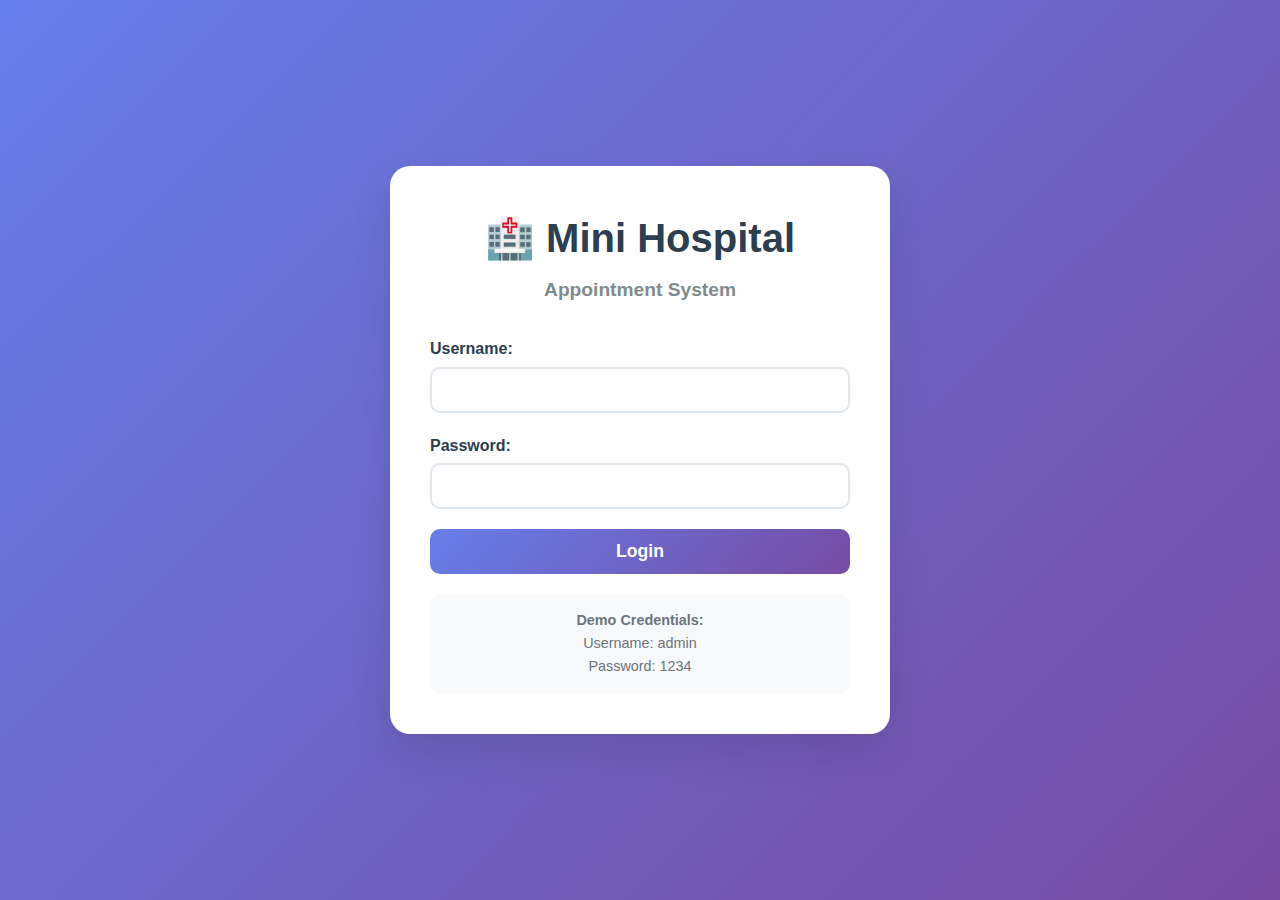
<file: patient-book.html>
<!DOCTYPE html>
<html lang="en">
<head>
    <meta charset="UTF-8">
    <meta name="viewport" content="width=device-width, initial-scale=1.0">
    <title>Book Appointment - Patient Portal</title>
    <link rel="stylesheet" href="style.css">
</head>
<body>
    <!-- Navigation Bar -->
    <nav class="navbar">
        <div class="nav-container">
            <div class="nav-logo">
                <h2>🏥 Mini Hospital - Patient Portal</h2>
            </div>
            <ul class="nav-menu">
                <li class="nav-item">
                    <a href="patient-dashboard.html" class="nav-link">Dashboard</a>
                </li>
                <li class="nav-item">
                    <a href="patient-appointments.html" class="nav-link">My Appointments</a>
                </li>
                <li class="nav-item">
                    <a href="patient-book.html" class="nav-link active">Book Appointment</a>
                </li>
                <li class="nav-item">
                    <a href="index.html" class="nav-link logout">Logout</a>
                </li>
            </ul>
        </div>
    </nav>

    <!-- Main Content -->
    <main class="main-content">
        <div class="container">
            <div class="page-header">
                <h1>Book New Appointment</h1>
                <p>Schedule an appointment with one of our doctors</p>
            </div>

            <!-- Book Appointment Form -->
            <div class="form-section">
                <h2>Appointment Details</h2>
                <form id="appointmentForm" class="appointment-form">
                    <div class="form-row">
                        <div class="form-group">
                            <label for="appointmentDoctor">Select Doctor:</label>
                            <select id="appointmentDoctor" name="appointmentDoctor" required>
                                <option value="">Choose a doctor...</option>
                                <!-- Options will be populated from localStorage -->
                            </select>
                        </div>
                        <div class="form-group">
                            <label for="appointmentDate">Date:</label>
                            <input type="date" id="appointmentDate" name="appointmentDate" required>
                        </div>
                    </div>
                    <div class="form-row">
                        <div class="form-group">
                            <label for="appointmentTime">Time:</label>
                            <select id="appointmentTime" name="appointmentTime" required>
                                <option value="">Choose time...</option>
                                <option value="09:00">9:00 AM</option>
                                <option value="10:00">10:00 AM</option>
                                <option value="11:00">11:00 AM</option>
                                <option value="12:00">12:00 PM</option>
                                <option value="14:00">2:00 PM</option>
                                <option value="15:00">3:00 PM</option>
                                <option value="16:00">4:00 PM</option>
                                <option value="17:00">5:00 PM</option>
                            </select>
                        </div>
                        <div class="form-group">
                            <label for="appointmentType">Appointment Type:</label>
                            <select id="appointmentType" name="appointmentType">
                                <option value="General Consultation">General Consultation</option>
                                <option value="Follow-up">Follow-up</option>
                                <option value="Emergency">Emergency</option>
                                <option value="Check-up">Check-up</option>
                            </select>
                        </div>
                    </div>
                    <div class="form-group">
                        <label for="appointmentNotes">Notes (Optional):</label>
                        <textarea id="appointmentNotes" name="appointmentNotes" rows="3" placeholder="Any specific concerns or symptoms you'd like to discuss..."></textarea>
                    </div>
                    <button type="submit" class="submit-btn">Book Appointment</button>
                </form>
            </div>

            <!-- Available Doctors -->
            <div class="doctors-section">
                <h2>Available Doctors</h2>
                <div id="availableDoctorsList" class="doctors-grid">
                    <!-- Available doctors will be loaded here -->
                </div>
                <div id="noAvailableDoctors" class="no-data-message" style="display: none;">
                    <p>No doctors available at the moment.</p>
                </div>
            </div>
        </div>
    </main>

    <script>
        // Check if user is logged in and is a patient
        document.addEventListener('DOMContentLoaded', function() {
            const currentUser = JSON.parse(localStorage.getItem('currentUser'));
            
            if (!currentUser || currentUser.userType !== 'patient') {
                alert('Access denied. Please login as a patient.');
                window.location.href = 'index.html';
                return;
            }
            
            loadDoctors();
            setMinDate();
            
            // Handle form submission
            document.getElementById('appointmentForm').addEventListener('submit', function(e) {
                e.preventDefault();
                bookAppointment();
            });
        });

        function loadDoctors() {
            const doctors = JSON.parse(localStorage.getItem('doctors')) || [];
            const doctorSelect = document.getElementById('appointmentDoctor');
            const doctorsList = document.getElementById('availableDoctorsList');
            const noDoctorsMsg = document.getElementById('noAvailableDoctors');
            
            // Clear existing options
            doctorSelect.innerHTML = '<option value="">Choose a doctor...</option>';
            
            if (doctors.length === 0) {
                doctorsList.innerHTML = '';
                noDoctorsMsg.style.display = 'block';
            } else {
                noDoctorsMsg.style.display = 'none';
                
                // Add doctor options to select
                doctors.forEach(doctor => {
                    const option = document.createElement('option');
                    option.value = `${doctor.name} - ${doctor.specialty}`;
                    option.textContent = `${doctor.name} - ${doctor.specialty}`;
                    doctorSelect.appendChild(option);
                });
                
                // Display available doctors
                doctorsList.innerHTML = doctors.map(doctor => `
                    <div class="doctor-card">
                        <div class="doctor-avatar">${doctor.avatar}</div>
                        <h3>${doctor.name}</h3>
                        <p class="specialty">${doctor.specialty}</p>
                        <p class="contact">📧 ${doctor.email}</p>
                        <p class="contact">📞 ${doctor.phone}</p>
                        <div class="doctor-info">
                            <p>${doctor.description}</p>
                        </div>
                    </div>
                `).join('');
            }
        }

        function setMinDate() {
            const today = new Date().toISOString().split('T')[0];
            document.getElementById('appointmentDate').setAttribute('min', today);
        }

        function bookAppointment() {
            const currentUser = JSON.parse(localStorage.getItem('currentUser'));
            const doctor = document.getElementById('appointmentDoctor').value;
            const date = document.getElementById('appointmentDate').value;
            const time = document.getElementById('appointmentTime').value;
            const appointmentType = document.getElementById('appointmentType').value;
            const notes = document.getElementById('appointmentNotes').value;
            
            if (!doctor || !date || !time) {
                alert('Please fill in all required fields.');
                return;
            }
            
            // Check for time conflicts
            const appointments = JSON.parse(localStorage.getItem('appointments')) || [];
            const conflict = appointments.find(apt => 
                apt.doctor === doctor && 
                apt.date === date && 
                apt.time === time
            );
            
            if (conflict) {
                alert('This time slot is already booked. Please choose a different time.');
                return;
            }
            
            // Create appointment object
            const appointment = {
                id: Date.now(),
                patient: `${currentUser.fullName} (Age: ${currentUser.age || 'N/A'})`,
                doctor: doctor,
                date: date,
                time: time,
                appointmentType: appointmentType,
                notes: notes,
                dateBooked: new Date().toLocaleDateString()
            };
            
            // Add to appointments
            appointments.push(appointment);
            localStorage.setItem('appointments', JSON.stringify(appointments));
            
            // Clear form
            document.getElementById('appointmentForm').reset();
            
            // Show success message
            alert('Appointment booked successfully! You can view it in "My Appointments".');
            
            // Redirect to appointments page
            window.location.href = 'patient-appointments.html';
        }
    </script>
</body>
</html>
</file>
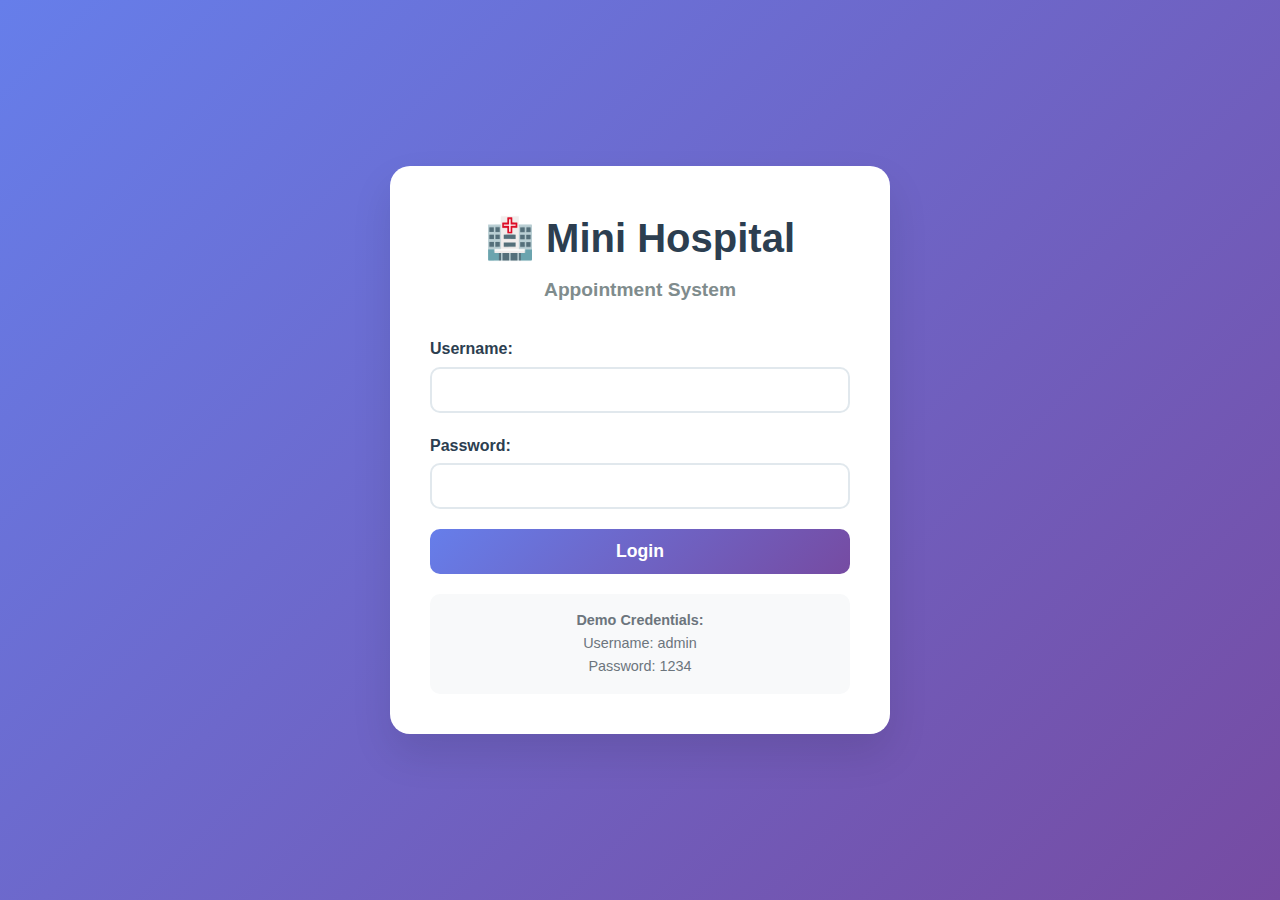
<file: patient-dashboard.html>
<!DOCTYPE html>
<html lang="en">
<head>
    <meta charset="UTF-8">
    <meta name="viewport" content="width=device-width, initial-scale=1.0">
    <title>Patient Dashboard - Mini Hospital Appointment System</title>
    <link rel="stylesheet" href="style.css">
</head>
<body>
    <!-- Navigation Bar -->
    <nav class="navbar">
        <div class="nav-container">
            <div class="nav-logo">
                <h2>🏥 Mini Hospital - Patient Portal</h2>
            </div>
            <ul class="nav-menu">
                <li class="nav-item">
                    <a href="patient-dashboard.html" class="nav-link active">Dashboard</a>
                </li>
                <li class="nav-item">
                    <a href="patient-appointments.html" class="nav-link">My Appointments</a>
                </li>
                <li class="nav-item">
                    <a href="patient-book.html" class="nav-link">Book Appointment</a>
                </li>
                <li class="nav-item">
                    <a href="index.html" class="nav-link logout">Logout</a>
                </li>
            </ul>
        </div>
    </nav>

    <!-- Main Content -->
    <main class="main-content">
        <div class="container">
            <div class="welcome-section">
                <h1>Welcome, <span id="patientName">John Doe</span></h1>
                <p class="welcome-description">
                    Manage your appointments and healthcare needs with our patient portal.
                </p>
            </div>

            <!-- Quick Stats Cards -->
            <div class="stats-grid">
                <div class="stat-card">
                    <h3>📅 My Appointments</h3>
                    <p id="myAppointmentsCount">0 Appointments</p>
                    <a href="patient-appointments.html" class="card-link">View Appointments</a>
                </div>
                <div class="stat-card">
                    <h3>📅 Upcoming</h3>
                    <p id="upcomingAppointmentsCount">0 Upcoming</p>
                    <a href="patient-appointments.html" class="card-link">View Upcoming</a>
                </div>
                <div class="stat-card">
                    <h3>👨‍⚕️ Book New</h3>
                    <p>Schedule Appointment</p>
                    <a href="patient-book.html" class="card-link">Book Now</a>
                </div>
            </div>

            <!-- Upcoming Appointments -->
            <div class="appointments-section">
                <h2>Upcoming Appointments</h2>
                <div id="upcomingAppointmentsList" class="appointments-list">
                    <!-- Upcoming appointments will be loaded here -->
                </div>
                <div id="noUpcomingAppointments" class="no-data-message" style="display: none;">
                    <p>No upcoming appointments scheduled.</p>
                </div>
            </div>

            <!-- Available Doctors -->
            <div class="doctors-section">
                <h2>Available Doctors</h2>
                <div id="availableDoctorsList" class="doctors-grid">
                    <!-- Available doctors will be loaded here -->
                </div>
                <div id="noAvailableDoctors" class="no-data-message" style="display: none;">
                    <p>No doctors available at the moment.</p>
                </div>
            </div>
        </div>
    </main>

    <script>
        // Check if user is logged in and is a patient
        document.addEventListener('DOMContentLoaded', function() {
            const currentUser = JSON.parse(localStorage.getItem('currentUser'));
            
            if (!currentUser || currentUser.userType !== 'patient') {
                alert('Access denied. Please login as a patient.');
                window.location.href = 'index.html';
                return;
            }
            
            // Update patient name
            document.getElementById('patientName').textContent = currentUser.fullName;
            
            // Load dashboard data
            loadDashboardData();
        });

        function loadDashboardData() {
            loadMyAppointments();
            loadUpcomingAppointments();
            loadAvailableDoctors();
        }

        function loadMyAppointments() {
            const currentUser = JSON.parse(localStorage.getItem('currentUser'));
            const appointments = JSON.parse(localStorage.getItem('appointments')) || [];
            
            const myAppointments = appointments.filter(appointment => 
                appointment.patient.includes(currentUser.fullName)
            );
            
            document.getElementById('myAppointmentsCount').textContent = `${myAppointments.length} Appointments`;
        }

        function loadUpcomingAppointments() {
            const currentUser = JSON.parse(localStorage.getItem('currentUser'));
            const appointments = JSON.parse(localStorage.getItem('appointments')) || [];
            const today = new Date().toISOString().split('T')[0];
            
            const upcomingAppointments = appointments.filter(appointment => 
                appointment.patient.includes(currentUser.fullName) && 
                appointment.date >= today
            ).sort((a, b) => new Date(a.date) - new Date(b.date));
            
            document.getElementById('upcomingAppointmentsCount').textContent = `${upcomingAppointments.length} Upcoming`;
            
            // Display upcoming appointments
            const upcomingList = document.getElementById('upcomingAppointmentsList');
            const noUpcomingMsg = document.getElementById('noUpcomingAppointments');
            
            if (upcomingAppointments.length === 0) {
                upcomingList.innerHTML = '';
                noUpcomingMsg.style.display = 'block';
            } else {
                noUpcomingMsg.style.display = 'none';
                upcomingList.innerHTML = upcomingAppointments.slice(0, 3).map(appointment => `
                    <div class="appointment-card">
                        <div class="appointment-info">
                            <h3>${appointment.doctor}</h3>
                            <p><strong>Date:</strong> ${appointment.date}</p>
                            <p><strong>Time:</strong> ${appointment.time}</p>
                            ${appointment.notes ? `<p><strong>Notes:</strong> ${appointment.notes}</p>` : ''}
                        </div>
                    </div>
                `).join('');
            }
        }

        function loadAvailableDoctors() {
            const doctors = JSON.parse(localStorage.getItem('doctors')) || [];
            const doctorsList = document.getElementById('availableDoctorsList');
            const noDoctorsMsg = document.getElementById('noAvailableDoctors');
            
            if (doctors.length === 0) {
                doctorsList.innerHTML = '';
                noDoctorsMsg.style.display = 'block';
            } else {
                noDoctorsMsg.style.display = 'none';
                doctorsList.innerHTML = doctors.slice(0, 4).map(doctor => `
                    <div class="doctor-card">
                        <div class="doctor-avatar">${doctor.avatar}</div>
                        <h3>${doctor.name}</h3>
                        <p class="specialty">${doctor.specialty}</p>
                        <p class="contact">📧 ${doctor.email}</p>
                        <p class="contact">📞 ${doctor.phone}</p>
                        <div class="doctor-info">
                            <p>${doctor.description}</p>
                        </div>
                    </div>
                `).join('');
            }
        }
    </script>
</body>
</html>
</file>
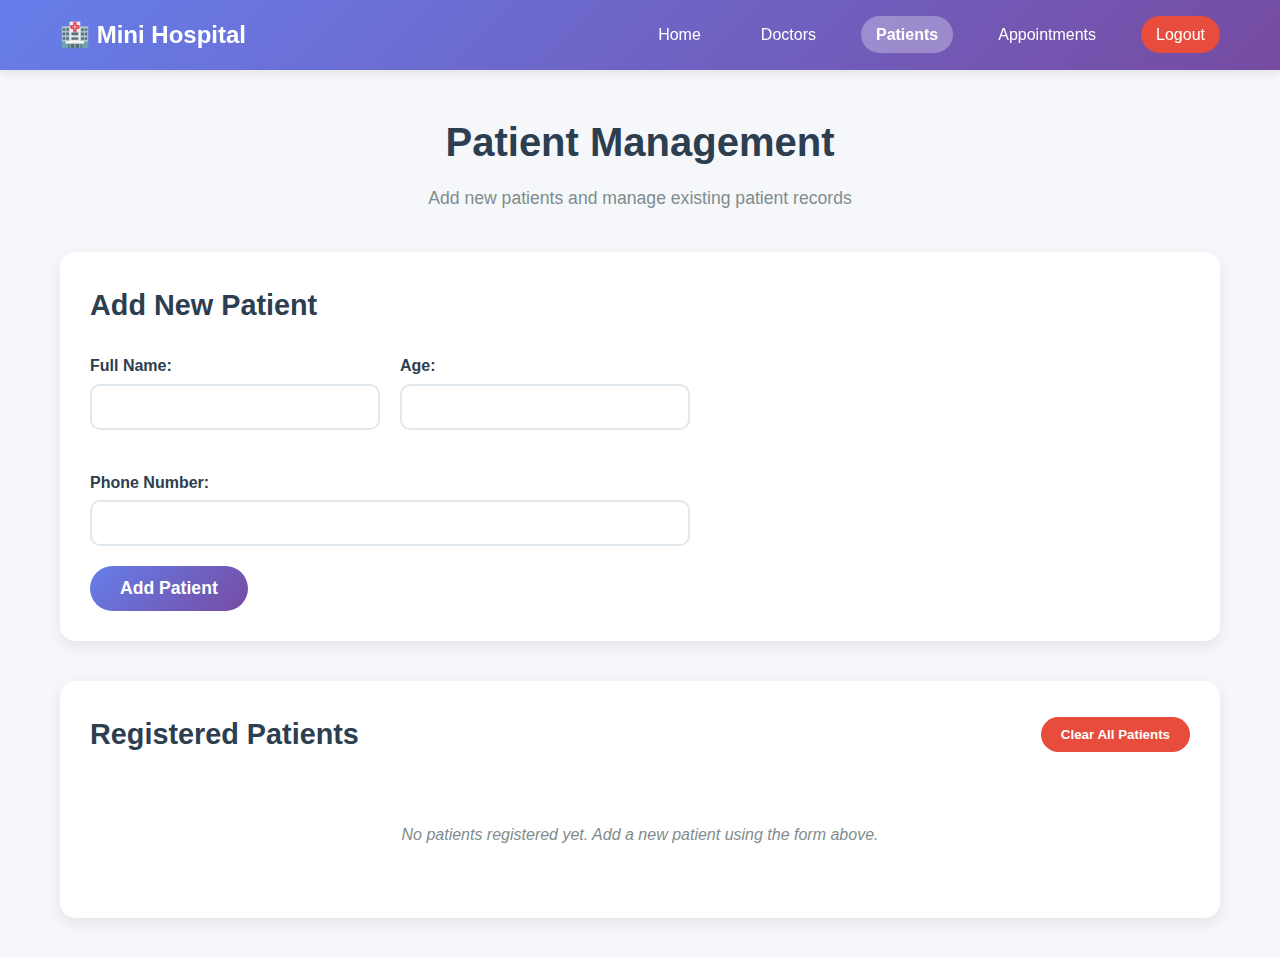
<file: patients.html>
<!DOCTYPE html>
<html lang="en">
  <head>
    <meta charset="UTF-8" />
    <meta name="viewport" content="width=device-width, initial-scale=1.0" />
    <title>Patients - Mini Hospital Appointment System</title>
    <link rel="stylesheet" href="style.css" />
  </head>
  <body>
    <!-- Navigation Bar -->
    <nav class="navbar">
      <div class="nav-container">
        <div class="nav-logo">
          <h2>🏥 Mini Hospital</h2>
        </div>
        <ul class="nav-menu">
          <li class="nav-item">
            <a href="home.html" class="nav-link">Home</a>
          </li>
          <li class="nav-item">
            <a href="doctors.html" class="nav-link">Doctors</a>
          </li>
          <li class="nav-item">
            <a href="patients.html" class="nav-link active">Patients</a>
          </li>
          <li class="nav-item">
            <a href="appointments.html" class="nav-link">Appointments</a>
          </li>
          <li class="nav-item">
            <a href="index.html" class="nav-link logout">Logout</a>
          </li>
        </ul>
      </div>
    </nav>

    <!-- Main Content -->
    <main class="main-content">
      <div class="container">
        <div class="page-header">
          <h1>Patient Management</h1>
          <p>Add new patients and manage existing patient records</p>
        </div>

        <!-- Add Patient Form -->
        <div class="form-section">
          <h2>Add New Patient</h2>
          <form id="patientForm" class="patient-form">
            <div class="form-row">
              <div class="form-group">
                <label for="patientName">Full Name:</label>
                <input
                  type="text"
                  id="patientName"
                  name="patientName"
                  required
                />
              </div>
              <div class="form-group">
                <label for="patientAge">Age:</label>
                <input
                  type="number"
                  id="patientAge"
                  name="patientAge"
                  min="0"
                  max="120"
                  required
                />
              </div>
            </div>
            <div class="form-group">
              <label for="patientPhone">Phone Number:</label>
              <input
                type="tel"
                id="patientPhone"
                name="patientPhone"
                required
              />
            </div>
            <button type="submit" class="submit-btn">Add Patient</button>
          </form>
        </div>

        <!-- Patients List -->
        <div class="patients-section">
          <div class="section-header">
            <h2>Registered Patients</h2>
            <button id="clearPatientsBtn" class="clear-btn">
              Clear All Patients
            </button>
          </div>

          <div id="patientsList" class="patients-list">
            <!-- Patients will be dynamically loaded here -->
          </div>

          <div
            id="noPatientsMessage"
            class="no-data-message"
            style="display: none"
          >
            <p>
              No patients registered yet. Add a new patient using the form
              above.
            </p>
          </div>
        </div>
      </div>
    </main>

    <script>
      // Patient management functionality
      document.addEventListener("DOMContentLoaded", function () {
        loadPatients(); // Load existing patients on page load
      });

      // Handle form submission
      document
        .getElementById("patientForm")
        .addEventListener("submit", function (e) {
          e.preventDefault();
          addPatient();
        });

      // Handle clear all patients button
      document
        .getElementById("clearPatientsBtn")
        .addEventListener("click", function () {
          if (
            confirm(
              "Are you sure you want to clear all patients? This action cannot be undone."
            )
          ) {
            clearAllPatients();
          }
        });

      // Function to add a new patient
      function addPatient() {
        // Get form data
        const name = document.getElementById("patientName").value;
        const age = document.getElementById("patientAge").value;
        const phone = document.getElementById("patientPhone").value;

        // Create patient object
        const patient = {
          id: Date.now(), // Simple ID generation using timestamp
          name: name,
          age: age,
          phone: phone,
          dateAdded: new Date().toLocaleDateString(),
        };

        // Get existing patients from localStorage
        let patients = JSON.parse(localStorage.getItem("patients")) || [];

        // Add new patient
        patients.push(patient);

        // Save back to localStorage
        localStorage.setItem("patients", JSON.stringify(patients));

        // Clear form
        document.getElementById("patientForm").reset();

        // Reload patients list
        loadPatients();

        // Show success message
        alert("Patient added successfully!");
      }

      // Function to load and display patients
      function loadPatients() {
        const patients = JSON.parse(localStorage.getItem("patients")) || [];
        const patientsList = document.getElementById("patientsList");
        const noPatientsMessage = document.getElementById("noPatientsMessage");

        if (patients.length === 0) {
          patientsList.innerHTML = "";
          noPatientsMessage.style.display = "block";
        } else {
          noPatientsMessage.style.display = "none";
          patientsList.innerHTML = patients
            .map(
              (patient) => `
                    <div class="patient-card">
                        <div class="patient-info">
                            <h3>${patient.name}</h3>
                            <p><strong>Age:</strong> ${patient.age}</p>
                            <p><strong>Phone:</strong> ${patient.phone}</p>
                            <p><strong>Added:</strong> ${patient.dateAdded}</p>
                        </div>
                        <div class="patient-actions">
                            <button onclick="deletePatient(${patient.id})" class="delete-btn">Delete</button>
                        </div>
                    </div>
                `
            )
            .join("");
        }
      }

      // Function to delete a specific patient
      function deletePatient(patientId) {
        if (confirm("Are you sure you want to delete this patient?")) {
          let patients = JSON.parse(localStorage.getItem("patients")) || [];
          patients = patients.filter((patient) => patient.id !== patientId);
          localStorage.setItem("patients", JSON.stringify(patients));
          loadPatients(); // Reload the list
        }
      }

      // Function to clear all patients
      function clearAllPatients() {
        localStorage.removeItem("patients");
        loadPatients(); // Reload the list
        alert("All patients have been cleared.");
      }
    </script>
  </body>
</html>
</file>
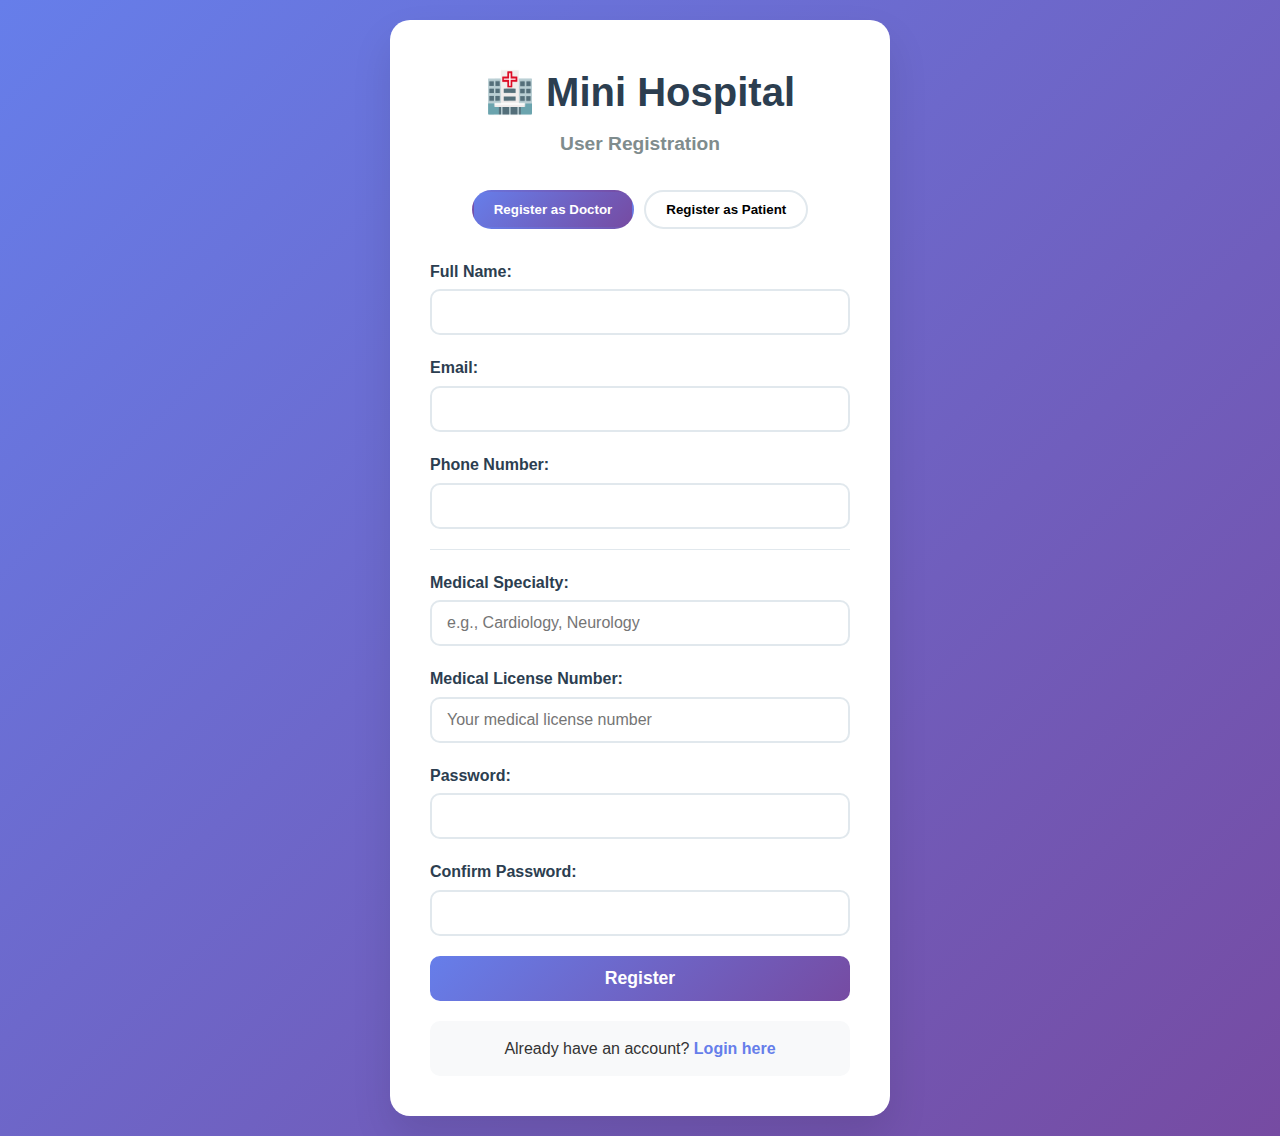
<file: register.html>
<!DOCTYPE html>
<html lang="en">
<head>
    <meta charset="UTF-8">
    <meta name="viewport" content="width=device-width, initial-scale=1.0">
    <title>Register - Mini Hospital Appointment System</title>
    <link rel="stylesheet" href="style.css">
</head>
<body>
    <div class="login-container">
        <div class="login-card">
            <!-- Hospital Logo/Header -->
            <div class="hospital-header">
                <h1>🏥 Mini Hospital</h1>
                <h2>User Registration</h2>
            </div>
            
            <!-- User Type Selection -->
            <div class="user-type-selection">
                <button id="doctorRegisterBtn" class="user-type-btn active">Register as Doctor</button>
                <button id="patientRegisterBtn" class="user-type-btn">Register as Patient</button>
            </div>
            
            <!-- Registration Form -->
            <form id="registerForm" class="login-form">
                <div class="form-group">
                    <label for="fullName">Full Name:</label>
                    <input type="text" id="fullName" name="fullName" required>
                </div>
                
                <div class="form-group">
                    <label for="email">Email:</label>
                    <input type="email" id="email" name="email" required>
                </div>
                
                <div class="form-group">
                    <label for="phone">Phone Number:</label>
                    <input type="tel" id="phone" name="phone" required>
                </div>
                
                <!-- Doctor-specific fields -->
                <div id="doctorFields" class="doctor-specific-fields">
                    <div class="form-group">
                        <label for="specialty">Medical Specialty:</label>
                        <input type="text" id="specialty" name="specialty" placeholder="e.g., Cardiology, Neurology">
                    </div>
                    <div class="form-group">
                        <label for="licenseNumber">Medical License Number:</label>
                        <input type="text" id="licenseNumber" name="licenseNumber" placeholder="Your medical license number">
                    </div>
                </div>
                
                <!-- Patient-specific fields -->
                <div id="patientFields" class="patient-specific-fields" style="display: none;">
                    <div class="form-group">
                        <label for="age">Age:</label>
                        <input type="number" id="age" name="age" min="0" max="120">
                    </div>
                    <div class="form-group">
                        <label for="medicalHistory">Medical History (Optional):</label>
                        <textarea id="medicalHistory" name="medicalHistory" rows="3" placeholder="Any relevant medical history..."></textarea>
                    </div>
                </div>
                
                <div class="form-group">
                    <label for="password">Password:</label>
                    <input type="password" id="password" name="password" required>
                </div>
                
                <div class="form-group">
                    <label for="confirmPassword">Confirm Password:</label>
                    <input type="password" id="confirmPassword" name="confirmPassword" required>
                </div>
                
                <button type="submit" class="login-btn">Register</button>
            </form>
            
            <!-- Login Link -->
            <div class="registration-link">
                <p>Already have an account? <a href="index.html">Login here</a></p>
            </div>
        </div>
    </div>

    <script>
        let currentUserType = 'doctor';
        
        // User type selection
        document.getElementById('doctorRegisterBtn').addEventListener('click', function() {
            currentUserType = 'doctor';
            this.classList.add('active');
            document.getElementById('patientRegisterBtn').classList.remove('active');
            document.getElementById('doctorFields').style.display = 'block';
            document.getElementById('patientFields').style.display = 'none';
        });
        
        document.getElementById('patientRegisterBtn').addEventListener('click', function() {
            currentUserType = 'patient';
            this.classList.add('active');
            document.getElementById('doctorRegisterBtn').classList.remove('active');
            document.getElementById('doctorFields').style.display = 'none';
            document.getElementById('patientFields').style.display = 'block';
        });
        
        // Registration form validation and submission
        document.getElementById('registerForm').addEventListener('submit', function(e) {
            e.preventDefault();
            
            const fullName = document.getElementById('fullName').value;
            const email = document.getElementById('email').value;
            const phone = document.getElementById('phone').value;
            const password = document.getElementById('password').value;
            const confirmPassword = document.getElementById('confirmPassword').value;
            
            // Validate passwords match
            if (password !== confirmPassword) {
                alert('Passwords do not match!');
                return;
            }
            
            // Validate email format
            const emailRegex = /^[^\s@]+@[^\s@]+\.[^\s@]+$/;
            if (!emailRegex.test(email)) {
                alert('Please enter a valid email address.');
                return;
            }
            
            // Get existing users
            let users = JSON.parse(localStorage.getItem('users')) || [];
            
            // Check if user already exists
            const existingUser = users.find(u => u.email === email);
            if (existingUser) {
                alert('An account with this email already exists!');
                return;
            }
            
            // Create user object
            const user = {
                id: Date.now(),
                fullName: fullName,
                email: email,
                phone: phone,
                password: password,
                userType: currentUserType,
                dateRegistered: new Date().toLocaleDateString()
            };
            
            // Add user-specific fields
            if (currentUserType === 'doctor') {
                user.specialty = document.getElementById('specialty').value;
                user.licenseNumber = document.getElementById('licenseNumber').value;
            } else {
                user.age = document.getElementById('age').value;
                user.medicalHistory = document.getElementById('medicalHistory').value;
            }
            
            // Add to users array
            users.push(user);
            
            // Save to localStorage
            localStorage.setItem('users', JSON.stringify(users));
            
            // Show success message
            alert('Registration successful! You can now login.');
            
            // Redirect to login page
            window.location.href = 'index.html';
        });
    </script>
</body>
</html>
</file>
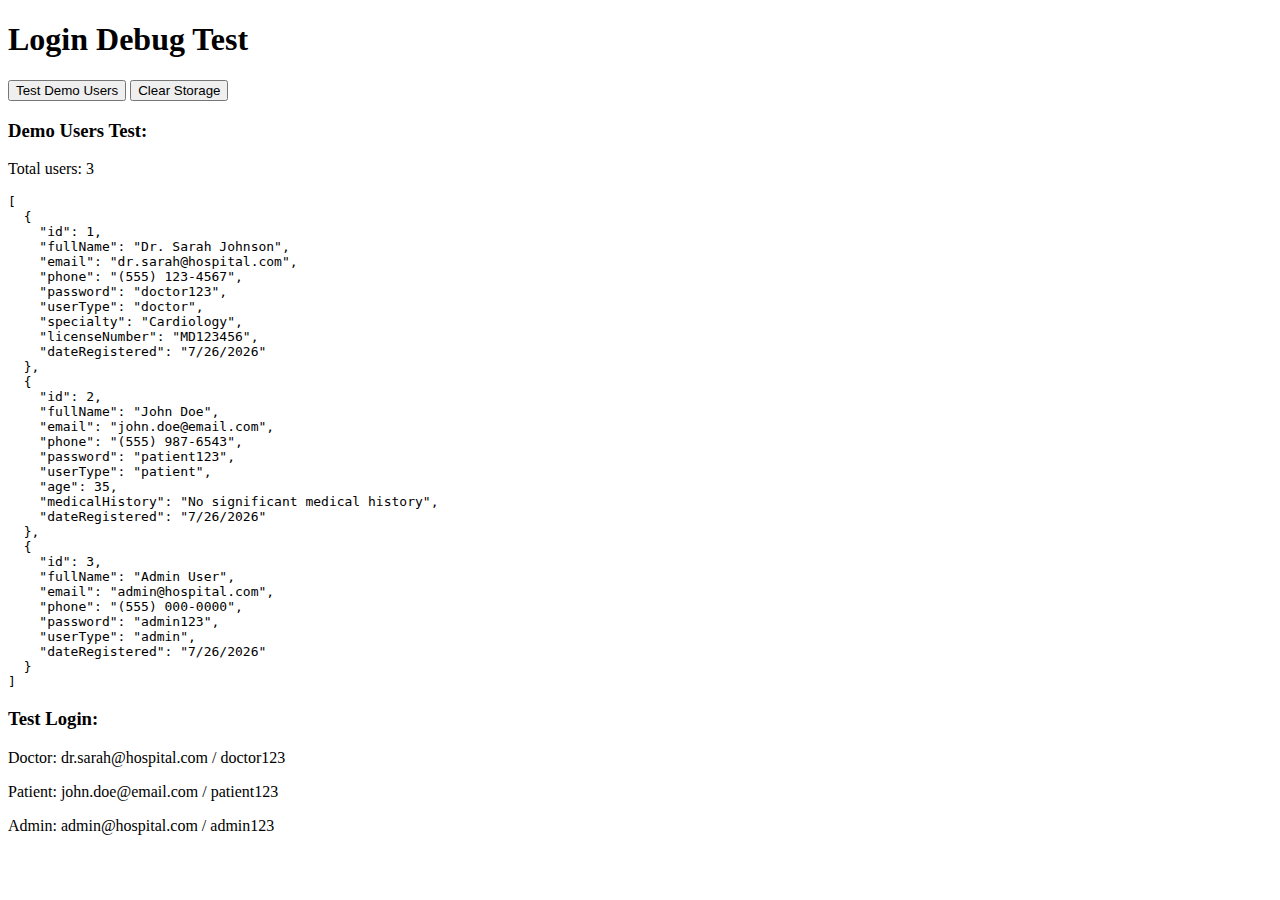
<file: test-login.html>
<!DOCTYPE html>
<html lang="en">
<head>
    <meta charset="UTF-8">
    <meta name="viewport" content="width=device-width, initial-scale=1.0">
    <title>Test Login - Debug</title>
</head>
<body>
    <h1>Login Debug Test</h1>
    <button onclick="testDemoUsers()">Test Demo Users</button>
    <button onclick="clearStorage()">Clear Storage</button>
    <div id="output"></div>

    <script src="script.js"></script>
    <script>
        function testDemoUsers() {
            // Initialize demo users
            initializeDemoUsers();
            
            // Get users from localStorage
            const users = JSON.parse(localStorage.getItem('users')) || [];
            
            document.getElementById('output').innerHTML = `
                <h3>Demo Users Test:</h3>
                <p>Total users: ${users.length}</p>
                <pre>${JSON.stringify(users, null, 2)}</pre>
                
                <h3>Test Login:</h3>
                <p>Doctor: dr.sarah@hospital.com / doctor123</p>
                <p>Patient: john.doe@email.com / patient123</p>
                <p>Admin: admin@hospital.com / admin123</p>
            `;
        }
        
        function clearStorage() {
            localStorage.clear();
            document.getElementById('output').innerHTML = '<p>Storage cleared!</p>';
        }
        
        // Auto-run test on page load
        window.onload = function() {
            testDemoUsers();
        };
    </script>
</body>
</html>
</file>
<file: style.css>
/* Mini Hospital Appointment System - Styles */

/* Reset and Base Styles */
* {
  margin: 0;
  padding: 0;
  box-sizing: border-box;
}

body {
  font-family: "Segoe UI", Tahoma, Geneva, Verdana, sans-serif;
  line-height: 1.6;
  color: #333;
  background-color: #f5f7fa;
}

/* Navigation Bar */
.navbar {
  background: linear-gradient(135deg, #667eea 0%, #764ba2 100%);
  box-shadow: 0 2px 10px rgba(0, 0, 0, 0.1);
  position: sticky;
  top: 0;
  z-index: 1000;
}

.nav-container {
  max-width: 1200px;
  margin: 0 auto;
  padding: 0 20px;
  display: flex;
  justify-content: space-between;
  align-items: center;
  height: 70px;
}

.nav-logo h2 {
  color: white;
  font-size: 1.5rem;
  font-weight: 600;
}

.nav-menu {
  display: flex;
  list-style: none;
  gap: 30px;
}

.nav-link {
  color: white;
  text-decoration: none;
  padding: 10px 15px;
  border-radius: 25px;
  transition: all 0.3s ease;
  font-weight: 500;
}

.nav-link:hover {
  background-color: rgba(255, 255, 255, 0.2);
  transform: translateY(-2px);
}

.nav-link.active {
  background-color: rgba(255, 255, 255, 0.3);
  font-weight: 600;
}

.nav-link.logout {
  background-color: #e74c3c;
}

.nav-link.logout:hover {
  background-color: #c0392b;
}

/* Main Content */
.main-content {
  min-height: calc(100vh - 70px);
  padding: 40px 0;
}

.container {
  max-width: 1200px;
  margin: 0 auto;
  padding: 0 20px;
}

/* Page Headers */
.page-header {
  text-align: center;
  margin-bottom: 40px;
}

.page-header h1 {
  font-size: 2.5rem;
  color: #2c3e50;
  margin-bottom: 10px;
}

.page-header p {
  font-size: 1.1rem;
  color: #7f8c8d;
}

/* Login Page Styles */
.login-container {
  min-height: 100vh;
  display: flex;
  align-items: center;
  justify-content: center;
  background: linear-gradient(135deg, #667eea 0%, #764ba2 100%);
  padding: 20px;
}

.login-card {
  background: white;
  padding: 40px;
  border-radius: 20px;
  box-shadow: 0 20px 40px rgba(0, 0, 0, 0.1);
  width: 100%;
  max-width: 500px;
  text-align: center;
}

/* User Type Selection */
.user-type-selection {
  display: flex;
  gap: 10px;
  margin-bottom: 30px;
  justify-content: center;
}

.user-type-btn {
  padding: 10px 20px;
  border: 2px solid #e1e8ed;
  background: white;
  border-radius: 25px;
  cursor: pointer;
  font-weight: 600;
  transition: all 0.3s ease;
}

.user-type-btn.active {
  background: linear-gradient(135deg, #667eea 0%, #764ba2 100%);
  color: white;
  border-color: transparent;
}

.user-type-btn:hover {
  transform: translateY(-2px);
}

/* Registration Link */
.registration-link {
  margin-top: 20px;
  padding: 15px;
  background-color: #f8f9fa;
  border-radius: 10px;
}

.registration-link a {
  color: #667eea;
  text-decoration: none;
  font-weight: 600;
}

.registration-link a:hover {
  text-decoration: underline;
}

/* Doctor/Patient Specific Fields */
.doctor-specific-fields,
.patient-specific-fields {
  margin-top: 20px;
  padding-top: 20px;
  border-top: 1px solid #e1e8ed;
}

.hospital-header h1 {
  font-size: 2.5rem;
  color: #2c3e50;
  margin-bottom: 5px;
}

.hospital-header h2 {
  font-size: 1.2rem;
  color: #7f8c8d;
  margin-bottom: 30px;
}

.login-form {
  margin-bottom: 20px;
}

.form-group {
  margin-bottom: 20px;
  text-align: left;
}

.form-group label {
  display: block;
  margin-bottom: 5px;
  font-weight: 600;
  color: #2c3e50;
}

.form-group input {
  width: 100%;
  padding: 12px 15px;
  border: 2px solid #e1e8ed;
  border-radius: 10px;
  font-size: 1rem;
  transition: border-color 0.3s ease;
}

.form-group input:focus {
  outline: none;
  border-color: #667eea;
}

.login-btn {
  width: 100%;
  padding: 12px;
  background: linear-gradient(135deg, #667eea 0%, #764ba2 100%);
  color: white;
  border: none;
  border-radius: 10px;
  font-size: 1.1rem;
  font-weight: 600;
  cursor: pointer;
  transition: transform 0.3s ease;
}

.login-btn:hover {
  transform: translateY(-2px);
}

.login-info {
  background-color: #f8f9fa;
  padding: 15px;
  border-radius: 10px;
  font-size: 0.9rem;
  color: #6c757d;
}

/* Home Page Styles */
.welcome-section {
  text-align: center;
  margin-bottom: 50px;
  padding: 40px;
  background: white;
  border-radius: 15px;
  box-shadow: 0 5px 15px rgba(0, 0, 0, 0.08);
}

.welcome-section h1 {
  font-size: 2.5rem;
  color: #2c3e50;
  margin-bottom: 20px;
}

.welcome-description {
  font-size: 1.2rem;
  color: #7f8c8d;
  max-width: 600px;
  margin: 0 auto;
}

.stats-grid {
  display: grid;
  grid-template-columns: repeat(auto-fit, minmax(250px, 1fr));
  gap: 30px;
  margin-bottom: 50px;
}

.stat-card {
  background: white;
  padding: 30px;
  border-radius: 15px;
  box-shadow: 0 5px 15px rgba(0, 0, 0, 0.08);
  text-align: center;
  transition: transform 0.3s ease;
}

.stat-card:hover {
  transform: translateY(-5px);
}

.stat-card h3 {
  font-size: 1.5rem;
  color: #2c3e50;
  margin-bottom: 10px;
}

.stat-card p {
  font-size: 1.1rem;
  color: #7f8c8d;
  margin-bottom: 20px;
}

.card-link {
  display: inline-block;
  padding: 10px 20px;
  background: linear-gradient(135deg, #667eea 0%, #764ba2 100%);
  color: white;
  text-decoration: none;
  border-radius: 25px;
  font-weight: 600;
  transition: transform 0.3s ease;
}

.card-link:hover {
  transform: translateY(-2px);
}

.features-section h2 {
  text-align: center;
  font-size: 2rem;
  color: #2c3e50;
  margin-bottom: 40px;
}

.features-grid {
  display: grid;
  grid-template-columns: repeat(auto-fit, minmax(250px, 1fr));
  gap: 30px;
}

.feature-card {
  background: white;
  padding: 30px;
  border-radius: 15px;
  box-shadow: 0 5px 15px rgba(0, 0, 0, 0.08);
  text-align: center;
  transition: transform 0.3s ease;
}

.feature-card:hover {
  transform: translateY(-5px);
}

.feature-card h3 {
  font-size: 1.3rem;
  color: #2c3e50;
  margin-bottom: 15px;
}

.feature-card p {
  color: #7f8c8d;
  line-height: 1.6;
}

/* Doctors Page Styles */
.doctors-section {
  background: white;
  padding: 30px;
  border-radius: 15px;
  box-shadow: 0 5px 15px rgba(0, 0, 0, 0.08);
  margin-bottom: 40px;
}

.doctors-grid {
  display: grid;
  grid-template-columns: repeat(auto-fit, minmax(300px, 1fr));
  gap: 30px;
  margin-bottom: 20px;
}

.doctor-card {
  background: white;
  padding: 30px;
  border-radius: 15px;
  box-shadow: 0 5px 15px rgba(0, 0, 0, 0.08);
  text-align: center;
  transition: transform 0.3s ease;
}

.doctor-card:hover {
  transform: translateY(-5px);
}

.doctor-avatar {
  font-size: 4rem;
  margin-bottom: 20px;
}

.doctor-card h3 {
  font-size: 1.5rem;
  color: #2c3e50;
  margin-bottom: 10px;
}

.specialty {
  font-size: 1.1rem;
  color: #667eea;
  font-weight: 600;
  margin-bottom: 15px;
}

.contact {
  color: #7f8c8d;
  margin-bottom: 5px;
}

.doctor-info {
  margin-top: 20px;
  padding-top: 20px;
  border-top: 1px solid #e1e8ed;
}

.doctor-info p {
  color: #7f8c8d;
  font-style: italic;
}

.date-added {
  margin-top: 10px;
  font-size: 0.9rem;
  color: #95a5a6 !important;
}

.doctor-actions {
  margin-top: 20px;
  display: flex;
  gap: 10px;
  justify-content: center;
}

.edit-btn {
  background: #3498db;
  color: white;
  border: none;
  padding: 8px 15px;
  border-radius: 20px;
  font-weight: 600;
  cursor: pointer;
  transition: transform 0.3s ease;
  font-size: 0.9rem;
}

.edit-btn:hover {
  background: #2980b9;
  transform: translateY(-2px);
}

.quick-actions {
  background: white;
  padding: 30px;
  border-radius: 15px;
  box-shadow: 0 5px 15px rgba(0, 0, 0, 0.08);
  text-align: center;
}

.quick-actions h2 {
  color: #2c3e50;
  margin-bottom: 20px;
}

.action-buttons {
  display: flex;
  gap: 20px;
  justify-content: center;
  flex-wrap: wrap;
}

.action-btn {
  padding: 12px 25px;
  border: none;
  border-radius: 25px;
  font-weight: 600;
  text-decoration: none;
  cursor: pointer;
  transition: transform 0.3s ease;
}

.action-btn.primary {
  background: linear-gradient(135deg, #667eea 0%, #764ba2 100%);
  color: white;
}

.action-btn.secondary {
  background: #f8f9fa;
  color: #2c3e50;
  border: 2px solid #e1e8ed;
}

.action-btn:hover {
  transform: translateY(-2px);
}

/* Form Styles */
.form-section {
  background: white;
  padding: 30px;
  border-radius: 15px;
  box-shadow: 0 5px 15px rgba(0, 0, 0, 0.08);
  margin-bottom: 40px;
}

.form-section h2 {
  color: #2c3e50;
  margin-bottom: 25px;
  font-size: 1.8rem;
}

.patient-form,
.appointment-form {
  max-width: 600px;
}

.form-row {
  display: grid;
  grid-template-columns: 1fr 1fr;
  gap: 20px;
  margin-bottom: 20px;
}

.form-group {
  margin-bottom: 20px;
}

.form-group label {
  display: block;
  margin-bottom: 5px;
  font-weight: 600;
  color: #2c3e50;
}

.form-group input,
.form-group select,
.form-group textarea {
  width: 100%;
  padding: 12px 15px;
  border: 2px solid #e1e8ed;
  border-radius: 10px;
  font-size: 1rem;
  transition: border-color 0.3s ease;
}

.form-group input:focus,
.form-group select:focus,
.form-group textarea:focus {
  outline: none;
  border-color: #667eea;
}

.submit-btn {
  background: linear-gradient(135deg, #667eea 0%, #764ba2 100%);
  color: white;
  border: none;
  padding: 12px 30px;
  border-radius: 25px;
  font-size: 1.1rem;
  font-weight: 600;
  cursor: pointer;
  transition: transform 0.3s ease;
}

.submit-btn:hover {
  transform: translateY(-2px);
}

/* Form Actions */
.form-actions {
  display: flex;
  gap: 15px;
  justify-content: center;
  margin-top: 20px;
}

.cancel-btn {
  background: #95a5a6;
  color: white;
  border: none;
  padding: 12px 30px;
  border-radius: 25px;
  font-size: 1.1rem;
  font-weight: 600;
  cursor: pointer;
  transition: transform 0.3s ease;
}

.cancel-btn:hover {
  background: #7f8c8d;
  transform: translateY(-2px);
}

/* Patients and Appointments Lists */
.patients-section,
.appointments-section {
  background: white;
  padding: 30px;
  border-radius: 15px;
  box-shadow: 0 5px 15px rgba(0, 0, 0, 0.08);
}

.section-header {
  display: flex;
  justify-content: space-between;
  align-items: center;
  margin-bottom: 25px;
  flex-wrap: wrap;
  gap: 15px;
}

.section-header h2 {
  color: #2c3e50;
  font-size: 1.8rem;
}

.clear-btn {
  background: #e74c3c;
  color: white;
  border: none;
  padding: 10px 20px;
  border-radius: 25px;
  font-weight: 600;
  cursor: pointer;
  transition: transform 0.3s ease;
}

.clear-btn:hover {
  background: #c0392b;
  transform: translateY(-2px);
}

.patients-list,
.appointments-list {
  display: grid;
  gap: 20px;
}

.patient-card,
.appointment-card {
  background: #f8f9fa;
  padding: 20px;
  border-radius: 10px;
  border-left: 4px solid #667eea;
  display: flex;
  justify-content: space-between;
  align-items: center;
  transition: transform 0.3s ease;
}

.patient-card:hover,
.appointment-card:hover {
  transform: translateX(5px);
}

.patient-info,
.appointment-info {
  flex: 1;
}

.patient-info h3,
.appointment-info h3 {
  color: #2c3e50;
  margin-bottom: 10px;
  font-size: 1.2rem;
}

.patient-info p,
.appointment-info p {
  color: #7f8c8d;
  margin-bottom: 5px;
}

.patient-actions,
.appointment-actions {
  margin-left: 20px;
}

.delete-btn {
  background: #e74c3c;
  color: white;
  border: none;
  padding: 8px 15px;
  border-radius: 20px;
  font-weight: 600;
  cursor: pointer;
  transition: transform 0.3s ease;
}

.delete-btn:hover {
  background: #c0392b;
  transform: translateY(-2px);
}

.no-data-message {
  text-align: center;
  padding: 40px;
  color: #7f8c8d;
  font-style: italic;
}

/* Filter Section */
.filter-section {
  background: white;
  padding: 20px;
  border-radius: 15px;
  box-shadow: 0 5px 15px rgba(0, 0, 0, 0.08);
  margin-bottom: 30px;
  display: flex;
  justify-content: space-between;
  align-items: center;
  flex-wrap: wrap;
  gap: 20px;
}

.filter-options {
  display: flex;
  gap: 10px;
}

.filter-btn {
  padding: 8px 16px;
  border: 2px solid #e1e8ed;
  background: white;
  border-radius: 20px;
  cursor: pointer;
  font-weight: 600;
  transition: all 0.3s ease;
}

.filter-btn.active {
  background: linear-gradient(135deg, #667eea 0%, #764ba2 100%);
  color: white;
  border-color: transparent;
}

.filter-btn:hover {
  transform: translateY(-2px);
}

.search-container {
  display: flex;
  align-items: center;
}

.search-input {
  padding: 8px 15px;
  border: 2px solid #e1e8ed;
  border-radius: 20px;
  font-size: 1rem;
  width: 250px;
  transition: border-color 0.3s ease;
}

.search-input:focus {
  outline: none;
  border-color: #667eea;
}

/* Appointment Status */
.appointment-status {
  display: inline-block;
  padding: 4px 12px;
  border-radius: 15px;
  font-size: 0.8rem;
  font-weight: 600;
  text-transform: uppercase;
}

.appointment-card.upcoming .appointment-status {
  background-color: #d4edda;
  color: #155724;
}

.appointment-card.past .appointment-status {
  background-color: #f8d7da;
  color: #721c24;
}

/* Appointment Stats */
.appointment-stats {
  color: #7f8c8d;
  font-weight: 600;
}

/* Admin Dashboard Styles */
.overview-section {
  background: white;
  padding: 30px;
  border-radius: 15px;
  box-shadow: 0 5px 15px rgba(0, 0, 0, 0.08);
  margin-bottom: 30px;
}

.overview-grid {
  display: grid;
  grid-template-columns: 1fr 1fr;
  gap: 30px;
  margin-top: 20px;
}

.overview-card {
  background: #f8f9fa;
  padding: 20px;
  border-radius: 10px;
  border-left: 4px solid #667eea;
}

.overview-card h3 {
  color: #2c3e50;
  margin-bottom: 15px;
  font-size: 1.2rem;
}

.users-list {
  max-height: 200px;
  overflow-y: auto;
}

.user-item {
  padding: 10px;
  border-bottom: 1px solid #e1e8ed;
  display: flex;
  justify-content: space-between;
  align-items: center;
}

.user-item:last-child {
  border-bottom: none;
}

.user-type-badge {
  display: inline-block;
  padding: 2px 8px;
  border-radius: 10px;
  font-size: 0.8rem;
  font-weight: 600;
  text-transform: uppercase;
}

.user-type-badge.doctor {
  background-color: #d4edda;
  color: #155724;
}

.user-type-badge.patient {
  background-color: #cce5ff;
  color: #004085;
}

.user-type-badge.admin {
  background-color: #f8d7da;
  color: #721c24;
}

.user-card {
  background: #f8f9fa;
  padding: 20px;
  border-radius: 10px;
  border-left: 4px solid #667eea;
  margin-bottom: 15px;
  display: flex;
  justify-content: space-between;
  align-items: flex-start;
}

.user-info {
  flex: 1;
}

.user-info h3 {
  color: #2c3e50;
  margin-bottom: 10px;
}

.user-info p {
  color: #7f8c8d;
  margin-bottom: 5px;
  font-size: 0.9rem;
}

.user-actions {
  margin-left: 20px;
  display: flex;
  gap: 10px;
}

.action-btn.danger {
  background: #e74c3c;
  color: white;
}

.action-btn.danger:hover {
  background: #c0392b;
}

.no-data {
  color: #7f8c8d;
  font-style: italic;
  text-align: center;
  padding: 20px;
}

/* Responsive Design */
@media (max-width: 768px) {
  .nav-container {
    flex-direction: column;
    height: auto;
    padding: 15px 20px;
  }

  .nav-menu {
    margin-top: 15px;
    gap: 15px;
    flex-wrap: wrap;
    justify-content: center;
  }

  .form-row {
    grid-template-columns: 1fr;
  }

  .section-header {
    flex-direction: column;
    align-items: stretch;
  }

  .patient-card,
  .appointment-card {
    flex-direction: column;
    align-items: stretch;
  }

  .patient-actions,
  .appointment-actions {
    margin-left: 0;
    margin-top: 15px;
    text-align: center;
  }

  .action-buttons {
    flex-direction: column;
    align-items: center;
  }

  .page-header h1 {
    font-size: 2rem;
  }

  .welcome-section h1 {
    font-size: 2rem;
  }

  .filter-section {
    flex-direction: column;
    align-items: stretch;
  }

  .search-input {
    width: 100%;
  }

  /* Admin Dashboard Responsive */
  .overview-grid {
    grid-template-columns: 1fr;
  }

  .user-card {
    flex-direction: column;
    align-items: stretch;
  }

  .user-actions {
    margin-left: 0;
    margin-top: 15px;
    justify-content: center;
  }

  .stats-grid {
    grid-template-columns: repeat(auto-fit, minmax(200px, 1fr));
  }
}

@media (max-width: 480px) {
  .container {
    padding: 0 15px;
  }

  .login-card {
    padding: 30px 20px;
  }

  .form-section,
  .patients-section,
  .appointments-section {
    padding: 20px;
  }

  .doctor-card,
  .patient-card,
  .appointment-card {
    padding: 20px 15px;
  }

  /* Mobile Admin Styles */
  .nav-logo h2 {
    font-size: 1.2rem;
  }

  .nav-menu {
    gap: 10px;
  }

  .nav-link {
    padding: 8px 12px;
    font-size: 0.9rem;
  }

  .stats-grid {
    grid-template-columns: 1fr;
    gap: 15px;
  }

  .overview-grid {
    grid-template-columns: 1fr;
    gap: 20px;
  }

  .user-card {
    padding: 15px;
  }

  .user-actions {
    flex-direction: column;
    gap: 10px;
  }

  .action-btn {
    padding: 10px 15px;
    font-size: 0.9rem;
  }
}
</file>
